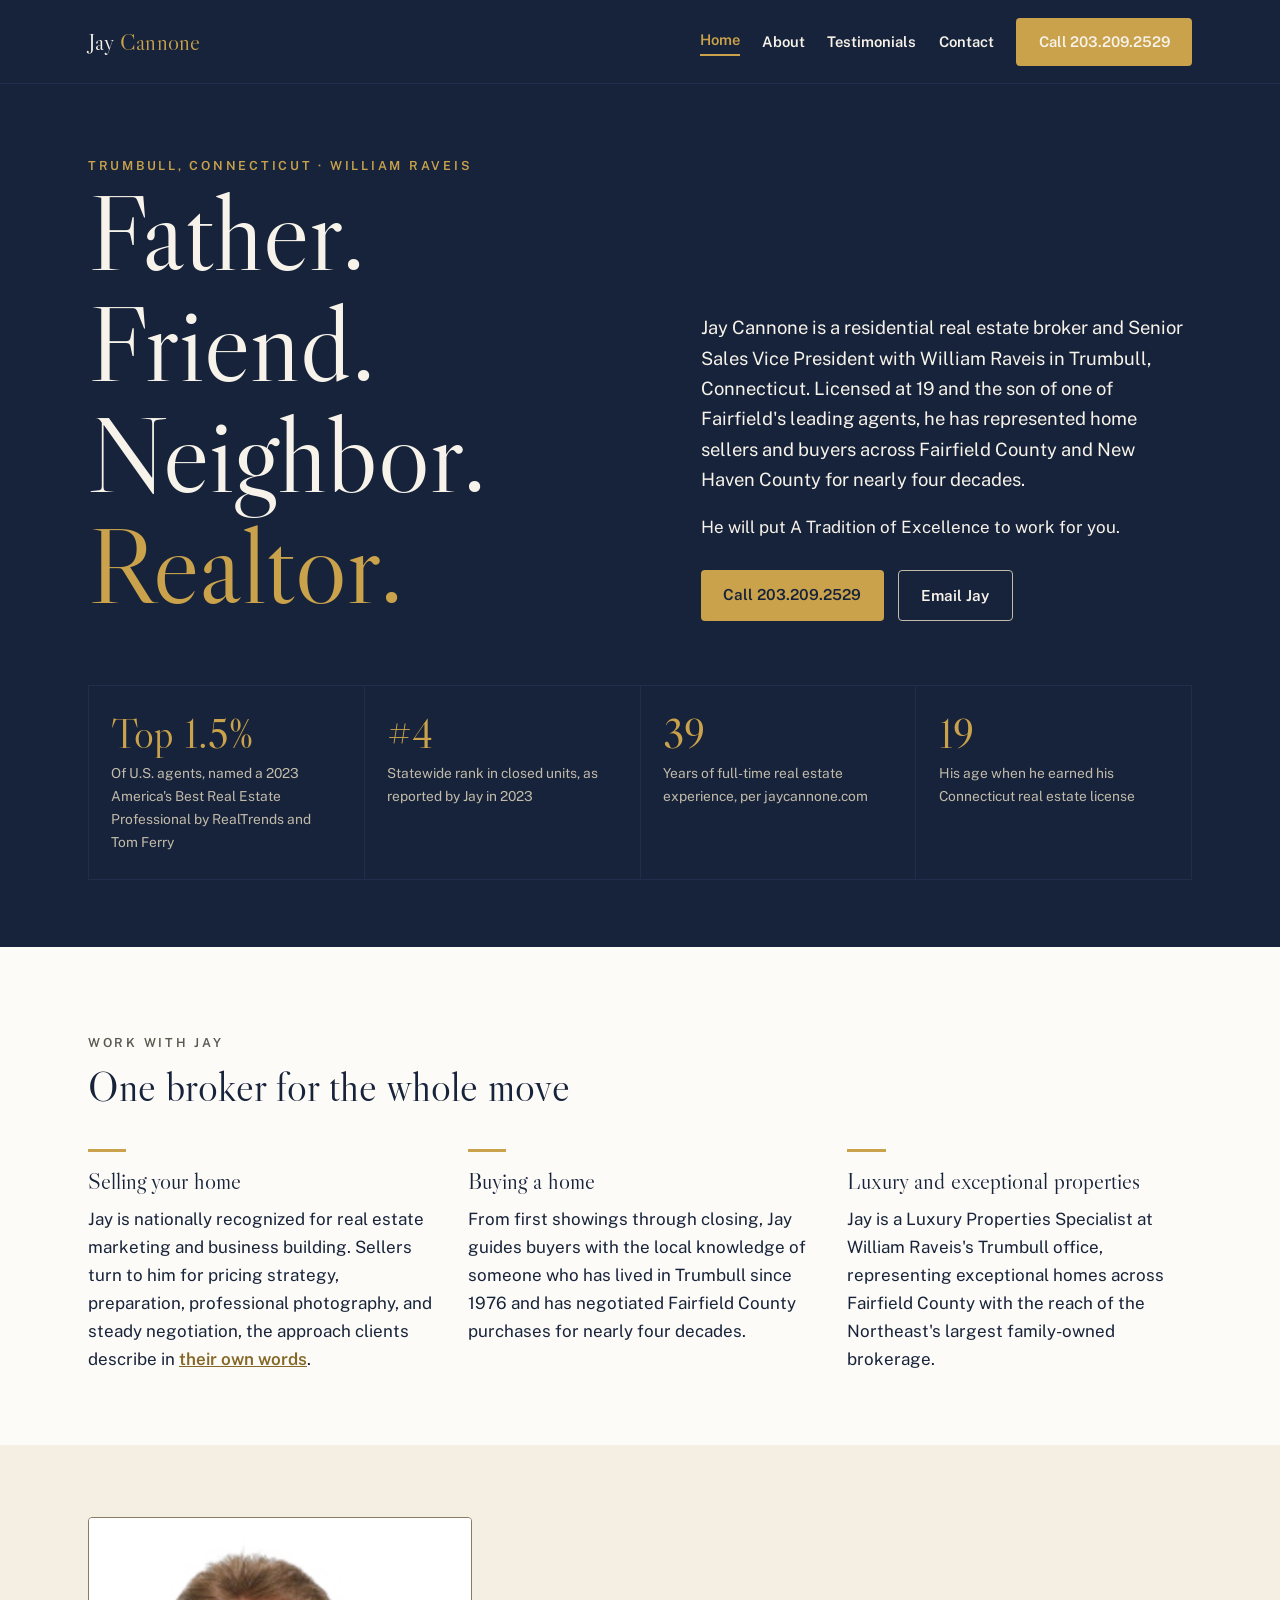
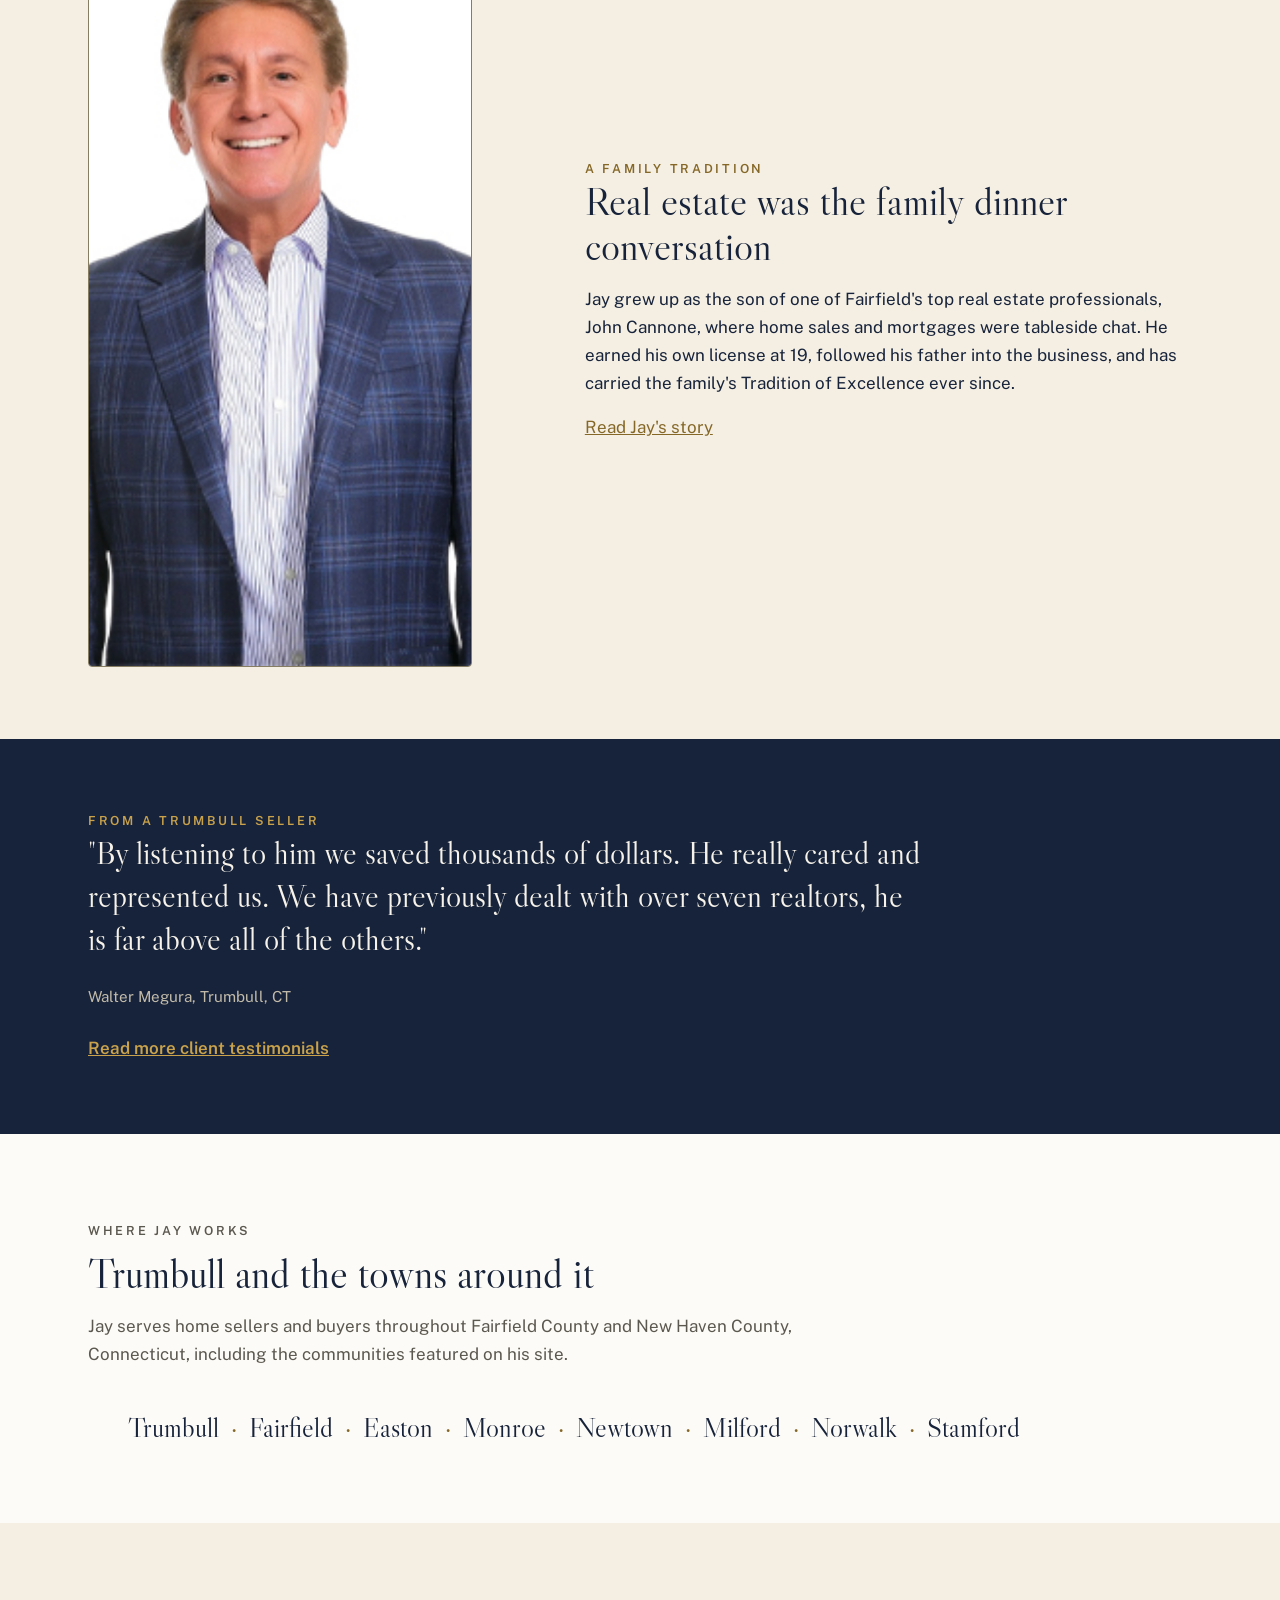
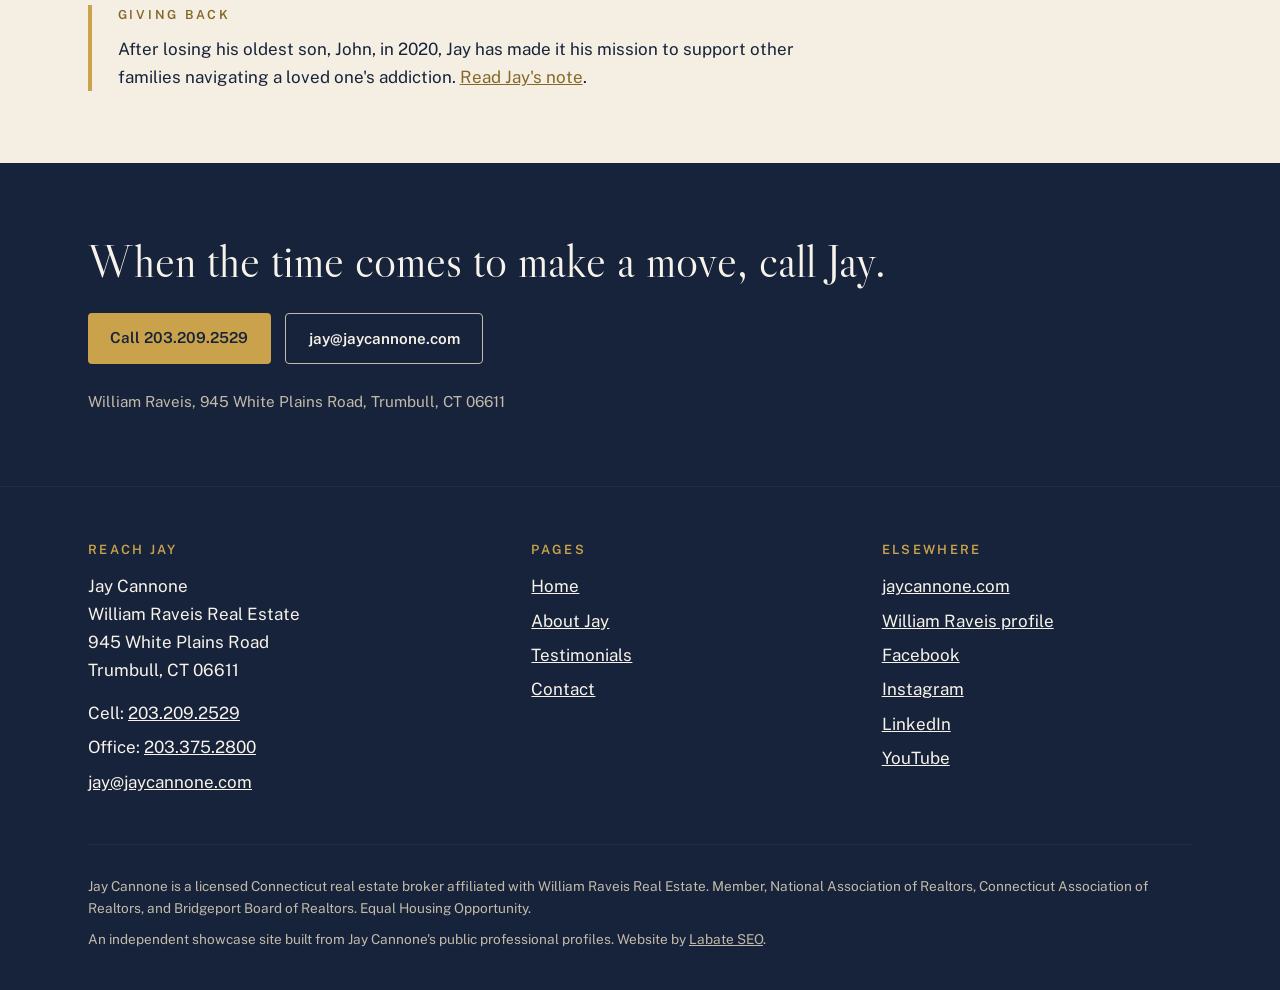
<file: index.html>
<!DOCTYPE html>
<html lang="en">
<head>
<meta charset="utf-8">
<meta name="viewport" content="width=device-width, initial-scale=1">
<title>Jay Cannone | Trumbull CT Real Estate Broker, William Raveis</title>
<meta name="description" content="Jay Cannone is a residential broker and Senior Sales Vice President with William Raveis in Trumbull, CT, with nearly four decades in Fairfield County.">
<link rel="canonical" href="https://jakelabate.github.io/jay-cannone-real-estate/">
<meta property="og:type" content="profile">
<meta property="og:site_name" content="Jay Cannone">
<meta property="og:title" content="Jay Cannone | Trumbull CT Real Estate Broker, William Raveis">
<meta property="og:description" content="Father. Friend. Neighbor. Realtor. Nearly four decades of Fairfield County real estate.">
<meta property="og:url" content="https://jakelabate.github.io/jay-cannone-real-estate/">
<meta property="og:image" content="https://jakelabate.github.io/jay-cannone-real-estate/img/og/index.png">
<meta property="og:image:width" content="1200">
<meta property="og:image:height" content="630">
<meta property="og:image:alt" content="Jay Cannone, Trumbull CT real estate broker, on a gold card set in navy type">
<meta name="twitter:card" content="summary_large_image">
<meta name="twitter:image" content="https://jakelabate.github.io/jay-cannone-real-estate/img/og/index.png">
<link rel="icon" href="favicon.ico" sizes="48x48">
<link rel="apple-touch-icon" href="apple-touch-icon.png">
<link rel="stylesheet" href="fonts/fonts.css">
<link rel="preload" as="font" type="font/woff2" href="fonts/libre-caslon-display-latin-400-normal.woff2" crossorigin>
<link rel="preload" as="font" type="font/woff2" href="fonts/public-sans-latin-400-normal.woff2" crossorigin>
<script type="application/ld+json">
{
  "@context": "https://schema.org",
  "@graph": [
    {
      "@type": "WebSite",
      "@id": "https://jakelabate.github.io/jay-cannone-real-estate/#website",
      "url": "https://jakelabate.github.io/jay-cannone-real-estate/",
      "name": "Jay Cannone",
      "publisher": { "@id": "https://jakelabate.github.io/jay-cannone-real-estate/#agent" }
    },
    {
      "@type": "WebPage",
      "@id": "https://jakelabate.github.io/jay-cannone-real-estate/#webpage",
      "url": "https://jakelabate.github.io/jay-cannone-real-estate/",
      "name": "Jay Cannone | Trumbull CT Real Estate Broker, William Raveis",
      "isPartOf": { "@id": "https://jakelabate.github.io/jay-cannone-real-estate/#website" },
      "about": { "@id": "https://jakelabate.github.io/jay-cannone-real-estate/#agent" },
      "description": "Jay Cannone is a residential real estate broker and Senior Sales Vice President with William Raveis in Trumbull, CT, serving Fairfield County for nearly four decades."
    },
    {
      "@type": "RealEstateAgent",
      "@id": "https://jakelabate.github.io/jay-cannone-real-estate/#agent",
      "name": "Jay Cannone",
      "url": "https://jakelabate.github.io/jay-cannone-real-estate/",
      "image": "https://jakelabate.github.io/jay-cannone-real-estate/img/jay-cannone.jpg",
      "description": "Residential real estate broker and Senior Sales Vice President with William Raveis in Trumbull, Connecticut, serving buyers and sellers across Fairfield County and New Haven County.",
      "slogan": "A Tradition of Excellence",
      "telephone": "+1-203-209-2529",
      "email": "jay@jaycannone.com",
      "address": {
        "@type": "PostalAddress",
        "streetAddress": "945 White Plains Road",
        "addressLocality": "Trumbull",
        "addressRegion": "CT",
        "postalCode": "06611",
        "addressCountry": "US"
      },
      "areaServed": [
        { "@type": "Place", "name": "Trumbull, Connecticut" },
        { "@type": "Place", "name": "Fairfield County, Connecticut" },
        { "@type": "Place", "name": "New Haven County, Connecticut" }
      ],
      "parentOrganization": {
        "@type": "Organization",
        "name": "William Raveis Real Estate",
        "url": "https://www.raveis.com/"
      },
      "memberOf": [
        { "@type": "Organization", "name": "National Association of Realtors" },
        { "@type": "Organization", "name": "Connecticut Association of Realtors" },
        { "@type": "Organization", "name": "Bridgeport Board of Realtors" }
      ],
      "employee": { "@id": "https://jakelabate.github.io/jay-cannone-real-estate/#jay" },
      "sameAs": [
        "https://jaycannone.com/",
        "https://www.raveis.com/jaycannone",
        "https://www.facebook.com/jaycannonerealtor/",
        "https://twitter.com/jaycannone",
        "https://www.instagram.com/jaycannone_realestate/",
        "https://www.youtube.com/channel/UCfd1QoLWRb9Xt_VHyN_oEng",
        "https://www.pinterest.com/jaycannone/",
        "https://www.linkedin.com/in/jaycannone"
      ]
    },
    {
      "@type": "Person",
      "@id": "https://jakelabate.github.io/jay-cannone-real-estate/#jay",
      "name": "Jay Cannone",
      "jobTitle": "Senior Sales Vice President",
      "worksFor": { "@type": "Organization", "name": "William Raveis Real Estate", "url": "https://www.raveis.com/" },
      "alumniOf": [
        { "@type": "EducationalOrganization", "name": "Fairfield College Preparatory School" },
        { "@type": "EducationalOrganization", "name": "Trumbull High School" },
        { "@type": "EducationalOrganization", "name": "Northeastern University" }
      ],
      "image": "https://jakelabate.github.io/jay-cannone-real-estate/img/jay-cannone.jpg",
      "sameAs": [
        "https://jaycannone.com/",
        "https://www.raveis.com/jaycannone",
        "https://www.linkedin.com/in/jaycannone"
      ]
    }
  ]
}
</script>
<style>
:root{
  --ink:#17233A; --paper:#FDFBF7; --cream:#F5EFE3; --muted:#5B584F; --line:#877D62;
  --navy-soft:#1F2E4D; --navy-ink:#F7F3EA; --navy-muted:#C2BBAA;
  --brand:#C9A24B; --brand-text:#856828;
  --serif:'Libre Caslon Display','Libre Caslon Display Fallback',Georgia,serif;
  --sans:'Public Sans','Public Sans Fallback',Arial,sans-serif;
}
*{box-sizing:border-box;margin:0}
html{scroll-behavior:smooth}
@media (prefers-reduced-motion:reduce){html{scroll-behavior:auto}}
body{font-family:var(--sans);font-size:1.0625rem;line-height:1.65;color:var(--ink);background:var(--paper)}
.wrap{max-width:72rem;margin:0 auto;padding:0 1.5rem}
a{color:var(--brand-text)}
a:focus-visible,button:focus-visible{outline:3px solid var(--ink);outline-offset:3px}
.on-dark a:focus-visible,.on-dark button:focus-visible{outline-color:var(--brand)}
h1,h2,h3{font-family:var(--serif);font-weight:400;line-height:1.12;color:var(--ink)}
.on-dark h1,.on-dark h2,.on-dark h3{color:var(--navy-ink)}
.eyebrow{font-family:var(--sans);font-size:.78rem;font-weight:600;letter-spacing:.22em;text-transform:uppercase;color:var(--brand-text)}
.on-dark .eyebrow{color:var(--brand)}
.site-head{background:var(--ink);border-bottom:1px solid var(--navy-soft)}
.site-head .wrap{display:flex;align-items:center;justify-content:space-between;gap:1rem;padding-top:1.1rem;padding-bottom:1.1rem;flex-wrap:wrap}
.wordmark{font-family:var(--serif);font-size:1.45rem;color:var(--navy-ink);text-decoration:none;letter-spacing:.01em}
.wordmark span{color:var(--brand)}
.site-nav{display:flex;align-items:center;gap:1.4rem;flex-wrap:wrap}
.site-nav a{font-size:.92rem;font-weight:600;color:var(--navy-ink);text-decoration:none}
.site-nav a[aria-current="page"]{color:var(--brand);border-bottom:2px solid var(--brand);padding-bottom:2px}
.btn{display:inline-block;font-family:var(--sans);font-weight:600;font-size:.95rem;text-decoration:none;padding:.75rem 1.4rem;border-radius:4px}
.btn-gold{background:var(--brand);color:var(--ink)}
.btn-ghost{color:var(--navy-ink);border:1px solid var(--navy-muted)}
.hero{background:var(--ink);color:var(--navy-ink);padding:4.5rem 0 4rem}
.hero-grid{display:grid;grid-template-columns:minmax(0,1.15fr) minmax(0,1fr);gap:3rem;align-items:end}
.hero-words{font-family:var(--serif);font-size:clamp(3.2rem,8.5vw,6.8rem);line-height:1.02;color:var(--navy-ink)}
.hero-words .last{color:var(--brand)}
.hero-side p{margin:1.1rem 0 0;color:var(--navy-ink)}
.hero-side .lede{font-size:1.15rem}
.hero-ctas{display:flex;gap:.9rem;flex-wrap:wrap;margin-top:1.8rem}
.stats{background:var(--ink);color:var(--navy-ink);padding:0 0 4.2rem}
.stat-grid{display:grid;grid-template-columns:repeat(4,1fr);gap:1px;background:var(--navy-soft);border:1px solid var(--navy-soft)}
.stat{background:var(--ink);padding:1.6rem 1.4rem}
.stat b{display:block;font-family:var(--serif);font-weight:400;font-size:2.6rem;line-height:1.05;color:var(--brand)}
.stat span{display:block;margin-top:.45rem;font-size:.86rem;color:var(--navy-muted)}
section.band{padding:4.5rem 0}
.band-cream{background:var(--cream)}
.band-navy{background:var(--ink);color:var(--navy-ink)}
.section-head{max-width:44rem;margin-bottom:2.4rem}
.section-head h2{font-size:clamp(1.9rem,3.6vw,2.6rem);margin-top:.6rem}
.section-head p{margin-top:.9rem;color:var(--muted)}
.band-navy .section-head p{color:var(--navy-muted)}
.cols-3{display:grid;grid-template-columns:repeat(3,1fr);gap:2.2rem}
.svc h3{font-size:1.45rem}
.svc p{margin-top:.7rem}
.svc a{font-weight:600}
.svc .rule{width:2.4rem;height:3px;background:var(--brand);margin-bottom:1rem}
.trad{display:grid;grid-template-columns:minmax(0,.85fr) minmax(0,1.15fr);gap:3rem;align-items:center}
.portrait{width:100%;max-width:24rem;aspect-ratio:4/5;object-fit:cover;border:1px solid var(--line);border-radius:4px;display:block}
.trad h2{font-size:clamp(1.9rem,3.4vw,2.5rem)}
.trad p{margin-top:1rem}
.quote-band blockquote{max-width:52rem}
.quote-band blockquote p{font-family:var(--serif);font-size:clamp(1.4rem,2.8vw,2rem);line-height:1.35;color:var(--navy-ink)}
.quote-band footer{margin-top:1.4rem;color:var(--navy-muted);font-size:.95rem}
.quote-band .more{margin-top:1.6rem}
.quote-band .more a{color:var(--brand);font-weight:600}
.places{display:flex;flex-wrap:wrap;gap:.6rem 0;font-family:var(--serif);font-size:clamp(1.25rem,2.4vw,1.7rem);color:var(--ink)}
.places li{list-style:none}
.places li:not(:last-child)::after{content:"\00B7";color:var(--brand-text);margin:0 .75rem}
.giving{border-left:4px solid var(--brand);padding-left:1.6rem;max-width:46rem}
.giving p{margin-top:.6rem}
.cta-band{text-align:left}
.cta-band h2{font-size:clamp(2rem,4vw,2.9rem)}
.cta-band .hero-ctas{margin-top:1.6rem}
.cta-band .addr{margin-top:1.6rem;color:var(--navy-muted);font-size:.95rem}
.site-foot{background:var(--ink);color:var(--navy-ink);padding:3.5rem 0 2.5rem;border-top:1px solid var(--navy-soft)}
.foot-grid{display:grid;grid-template-columns:1.3fr 1fr 1fr;gap:2.5rem}
.site-foot h3{font-family:var(--sans);font-size:.8rem;font-weight:600;letter-spacing:.18em;text-transform:uppercase;color:var(--brand)}
.site-foot ul{list-style:none;padding:0;margin:.9rem 0 0}
.site-foot li{margin:.4rem 0}
.site-foot a{color:var(--navy-ink)}
.site-foot p{margin:.9rem 0 0}
.foot-legal{margin-top:2.6rem;padding-top:1.4rem;border-top:1px solid var(--navy-soft);font-size:.85rem;color:var(--navy-muted)}
.foot-legal p{margin:.5rem 0 0}
.foot-legal a{color:var(--navy-muted)}
@media (max-width:56rem){
  .hero-grid,.trad{grid-template-columns:1fr}
  .stat-grid{grid-template-columns:repeat(2,1fr)}
  .cols-3{grid-template-columns:1fr}
  .foot-grid{grid-template-columns:1fr}
  .hero{padding:3.2rem 0 3rem}
}
</style>
</head>
<body>
<header class="site-head on-dark">
  <div class="wrap">
    <a class="wordmark" href="index.html">Jay <span>Cannone</span></a>
    <nav class="site-nav" aria-label="Main">
      <a href="index.html" aria-current="page">Home</a>
      <a href="about.html">About</a>
      <a href="testimonials.html">Testimonials</a>
      <a href="contact.html">Contact</a>
      <a class="btn btn-gold" href="tel:+12032092529">Call 203.209.2529</a>
    </nav>
  </div>
</header>
<main>
  <section class="hero on-dark">
    <div class="wrap">
      <p class="eyebrow">Trumbull, Connecticut &middot; William Raveis</p>
      <div class="hero-grid">
        <h1 class="hero-words">Father.<br>Friend.<br>Neighbor.<br><span class="last">Realtor.</span></h1>
        <div class="hero-side">
          <p class="lede">Jay Cannone is a residential real estate broker and Senior Sales Vice President with William Raveis in Trumbull, Connecticut. Licensed at 19 and the son of one of Fairfield's leading agents, he has represented home sellers and buyers across Fairfield County and New Haven County for nearly four decades.</p>
          <p>He will put A Tradition of Excellence to work for you.</p>
          <div class="hero-ctas">
            <a class="btn btn-gold" href="tel:+12032092529">Call 203.209.2529</a>
            <a class="btn btn-ghost" href="mailto:jay@jaycannone.com">Email Jay</a>
          </div>
        </div>
      </div>
    </div>
  </section>
  <section class="stats on-dark" aria-label="Track record">
    <div class="wrap">
      <div class="stat-grid">
        <div class="stat"><b>Top 1.5%</b><span>Of U.S. agents, named a 2023 America's Best Real Estate Professional by RealTrends and Tom Ferry</span></div>
        <div class="stat"><b>#4</b><span>Statewide rank in closed units, as reported by Jay in 2023</span></div>
        <div class="stat"><b>39</b><span>Years of full-time real estate experience, per jaycannone.com</span></div>
        <div class="stat"><b>19</b><span>His age when he earned his Connecticut real estate license</span></div>
      </div>
    </div>
  </section>
  <section class="band" aria-labelledby="work-h">
    <div class="wrap">
      <div class="section-head">
        <p class="eyebrow">Work with Jay</p>
        <h2 id="work-h">One broker for the whole move</h2>
      </div>
      <div class="cols-3">
        <div class="svc">
          <div class="rule"></div>
          <h3>Selling your home</h3>
          <p>Jay is nationally recognized for real estate marketing and business building. Sellers turn to him for pricing strategy, preparation, professional photography, and steady negotiation, the approach clients describe in <a href="testimonials.html">their own words</a>.</p>
        </div>
        <div class="svc">
          <div class="rule"></div>
          <h3>Buying a home</h3>
          <p>From first showings through closing, Jay guides buyers with the local knowledge of someone who has lived in Trumbull since 1976 and has negotiated Fairfield County purchases for nearly four decades.</p>
        </div>
        <div class="svc">
          <div class="rule"></div>
          <h3>Luxury and exceptional properties</h3>
          <p>Jay is a Luxury Properties Specialist at William Raveis's Trumbull office, representing exceptional homes across Fairfield County with the reach of the Northeast's largest family-owned brokerage.</p>
        </div>
      </div>
    </div>
  </section>
  <section class="band band-cream" aria-labelledby="trad-h">
    <div class="wrap trad">
      <img class="portrait" src="img/jay-cannone.jpg" alt="Jay Cannone, residential real estate broker in Trumbull, Connecticut" width="600" height="750" loading="lazy">
      <div>
        <p class="eyebrow">A family tradition</p>
        <h2 id="trad-h">Real estate was the family dinner conversation</h2>
        <p>Jay grew up as the son of one of Fairfield's top real estate professionals, John Cannone, where home sales and mortgages were tableside chat. He earned his own license at 19, followed his father into the business, and has carried the family's Tradition of Excellence ever since.</p>
        <p><a href="about.html">Read Jay's story</a></p>
      </div>
    </div>
  </section>
  <section class="band band-navy quote-band on-dark" aria-labelledby="quote-h">
    <div class="wrap">
      <p class="eyebrow" id="quote-h">From a Trumbull seller</p>
      <blockquote>
        <p>"By listening to him we saved thousands of dollars. He really cared and represented us. We have previously dealt with over seven realtors, he is far above all of the others."</p>
        <footer>Walter Megura, Trumbull, CT</footer>
      </blockquote>
      <p class="more"><a href="testimonials.html">Read more client testimonials</a></p>
    </div>
  </section>
  <section class="band" aria-labelledby="places-h">
    <div class="wrap">
      <div class="section-head">
        <p class="eyebrow">Where Jay works</p>
        <h2 id="places-h">Trumbull and the towns around it</h2>
        <p>Jay serves home sellers and buyers throughout Fairfield County and New Haven County, Connecticut, including the communities featured on his site.</p>
      </div>
      <ul class="places">
        <li>Trumbull</li><li>Fairfield</li><li>Easton</li><li>Monroe</li><li>Newtown</li><li>Milford</li><li>Norwalk</li><li>Stamford</li>
      </ul>
    </div>
  </section>
  <section class="band band-cream" aria-labelledby="giving-h">
    <div class="wrap">
      <div class="giving">
        <p class="eyebrow" id="giving-h">Giving back</p>
        <p>After losing his oldest son, John, in 2020, Jay has made it his mission to support other families navigating a loved one's addiction. <a href="about.html#giving-back">Read Jay's note</a>.</p>
      </div>
    </div>
  </section>
  <section class="band band-navy cta-band on-dark" aria-labelledby="cta-h">
    <div class="wrap">
      <h2 id="cta-h">When the time comes to make a move, call Jay.</h2>
      <div class="hero-ctas">
        <a class="btn btn-gold" href="tel:+12032092529">Call 203.209.2529</a>
        <a class="btn btn-ghost" href="mailto:jay@jaycannone.com">jay@jaycannone.com</a>
      </div>
      <p class="addr">William Raveis, 945 White Plains Road, Trumbull, CT 06611</p>
    </div>
  </section>
</main>
<footer class="site-foot on-dark">
  <div class="wrap">
    <div class="foot-grid">
      <div>
        <h3>Reach Jay</h3>
        <p>Jay Cannone<br>William Raveis Real Estate<br>945 White Plains Road<br>Trumbull, CT 06611</p>
        <ul>
          <li>Cell: <a href="tel:+12032092529">203.209.2529</a></li>
          <li>Office: <a href="tel:+12033752800">203.375.2800</a></li>
          <li><a href="mailto:jay@jaycannone.com">jay@jaycannone.com</a></li>
        </ul>
      </div>
      <div>
        <h3>Pages</h3>
        <ul>
          <li><a href="index.html">Home</a></li>
          <li><a href="about.html">About Jay</a></li>
          <li><a href="testimonials.html">Testimonials</a></li>
          <li><a href="contact.html">Contact</a></li>
        </ul>
      </div>
      <div>
        <h3>Elsewhere</h3>
        <ul>
          <li><a href="https://jaycannone.com/">jaycannone.com</a></li>
          <li><a href="https://www.raveis.com/jaycannone">William Raveis profile</a></li>
          <li><a href="https://www.facebook.com/jaycannonerealtor/">Facebook</a></li>
          <li><a href="https://www.instagram.com/jaycannone_realestate/">Instagram</a></li>
          <li><a href="https://www.linkedin.com/in/jaycannone">LinkedIn</a></li>
          <li><a href="https://www.youtube.com/channel/UCfd1QoLWRb9Xt_VHyN_oEng">YouTube</a></li>
        </ul>
      </div>
    </div>
    <div class="foot-legal">
      <p>Jay Cannone is a licensed Connecticut real estate broker affiliated with William Raveis Real Estate. Member, National Association of Realtors, Connecticut Association of Realtors, and Bridgeport Board of Realtors. Equal Housing Opportunity.</p>
      <p>An independent showcase site built from Jay Cannone's public professional profiles. Website by <a href="https://jakelabate.com">Labate SEO</a>.</p>
    </div>
  </div>
</footer>
</body>
</html>
</file>
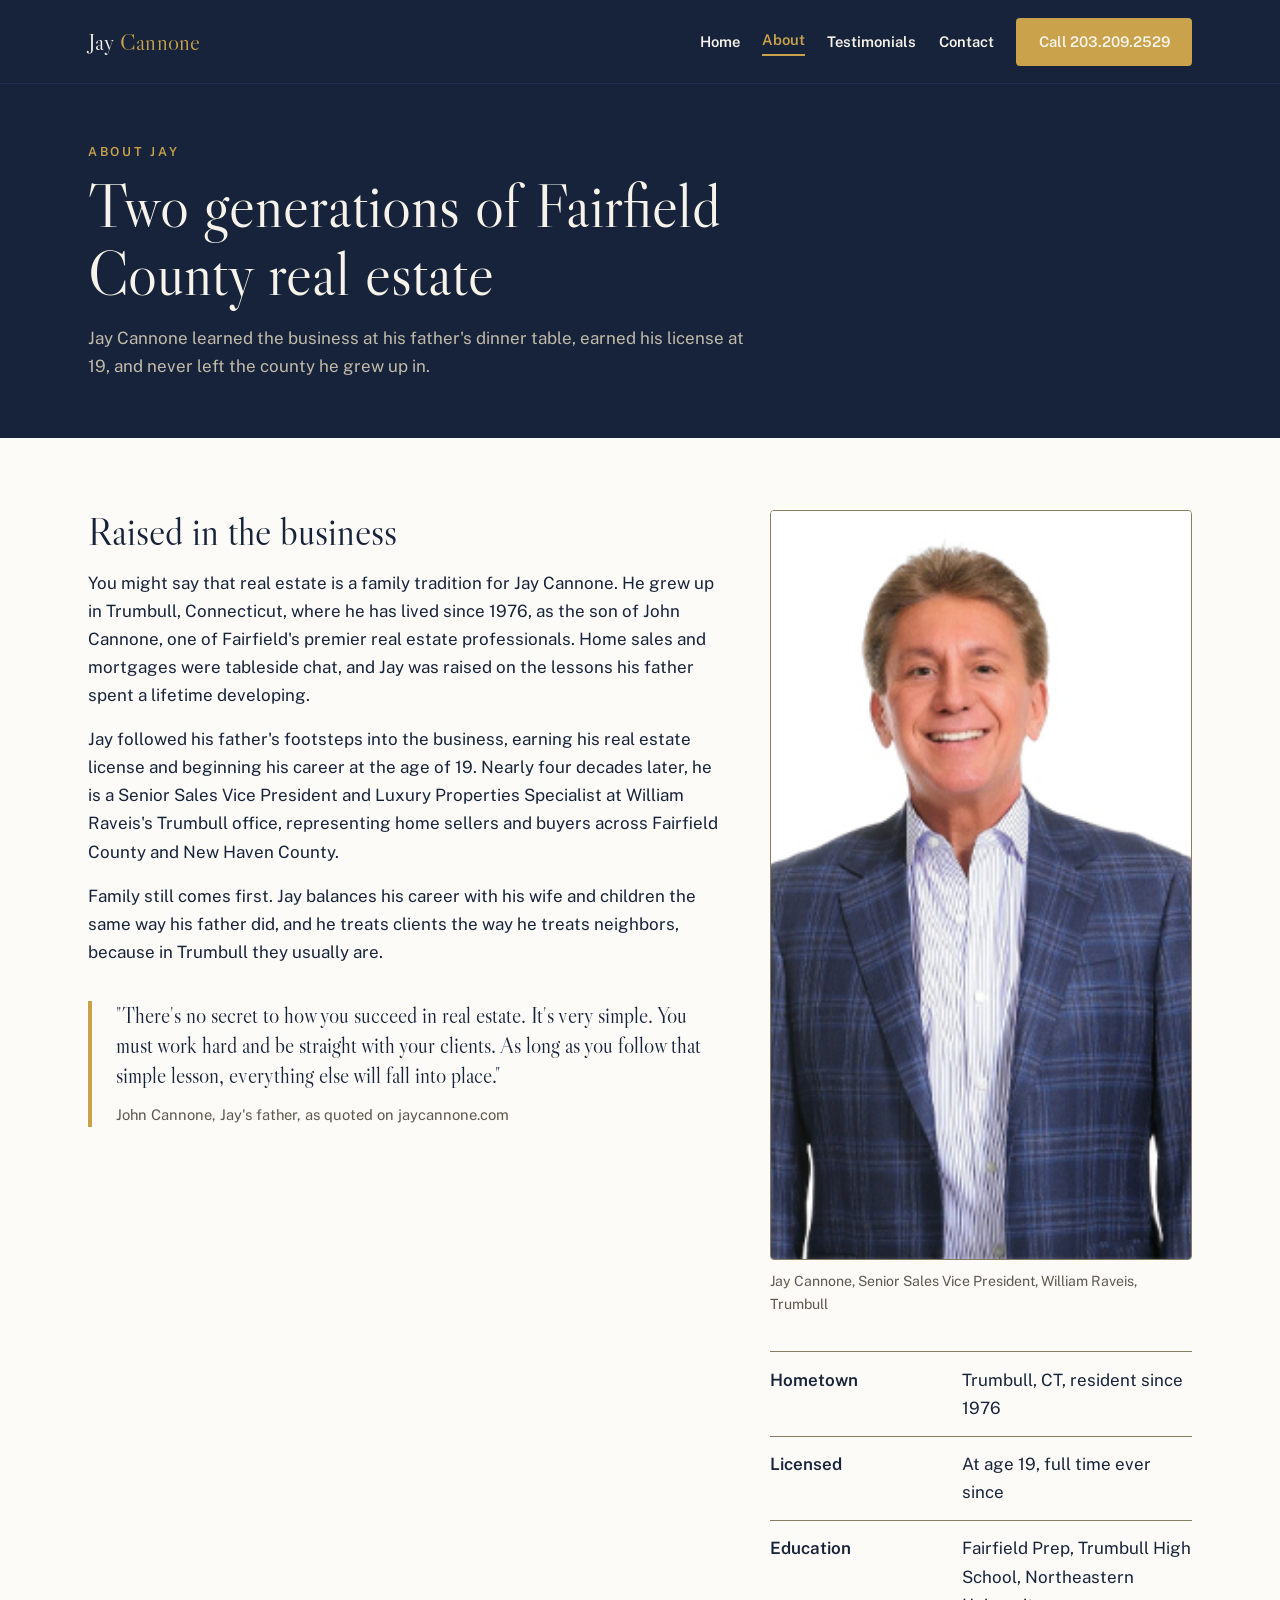
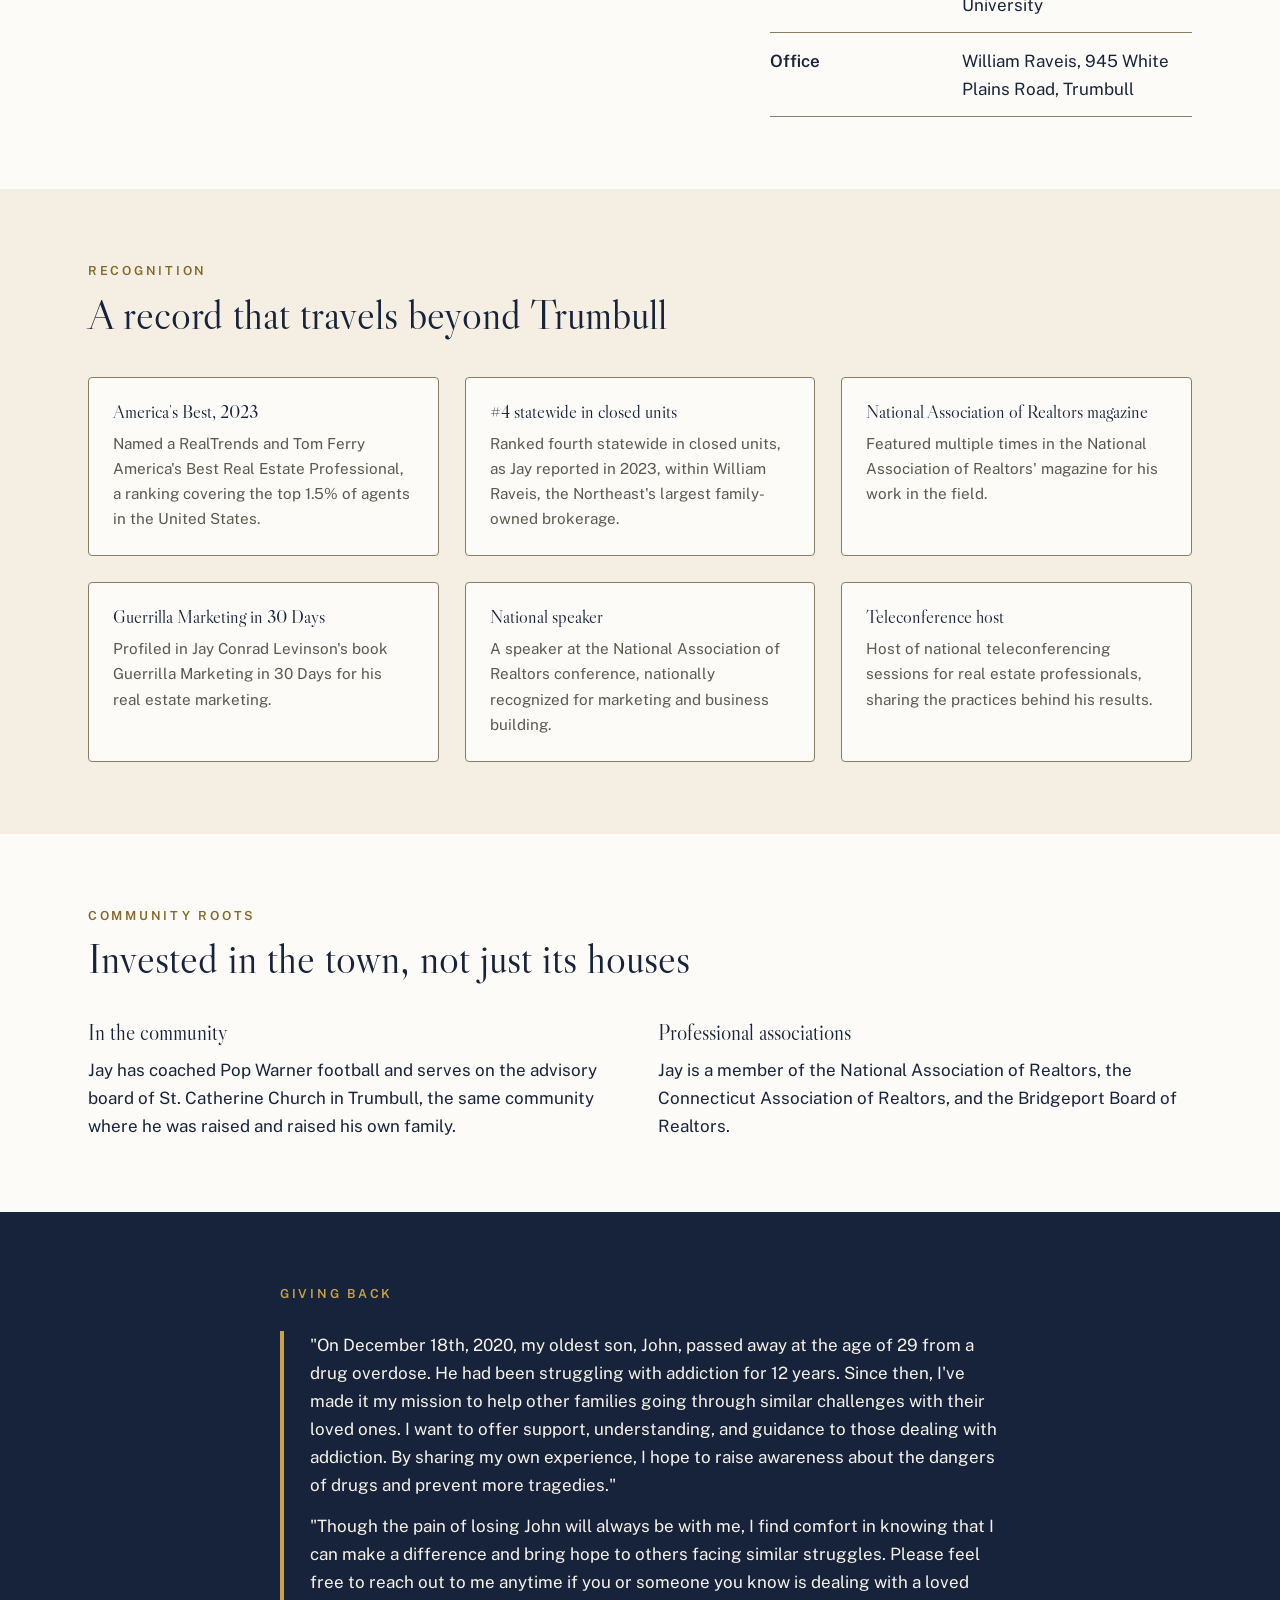
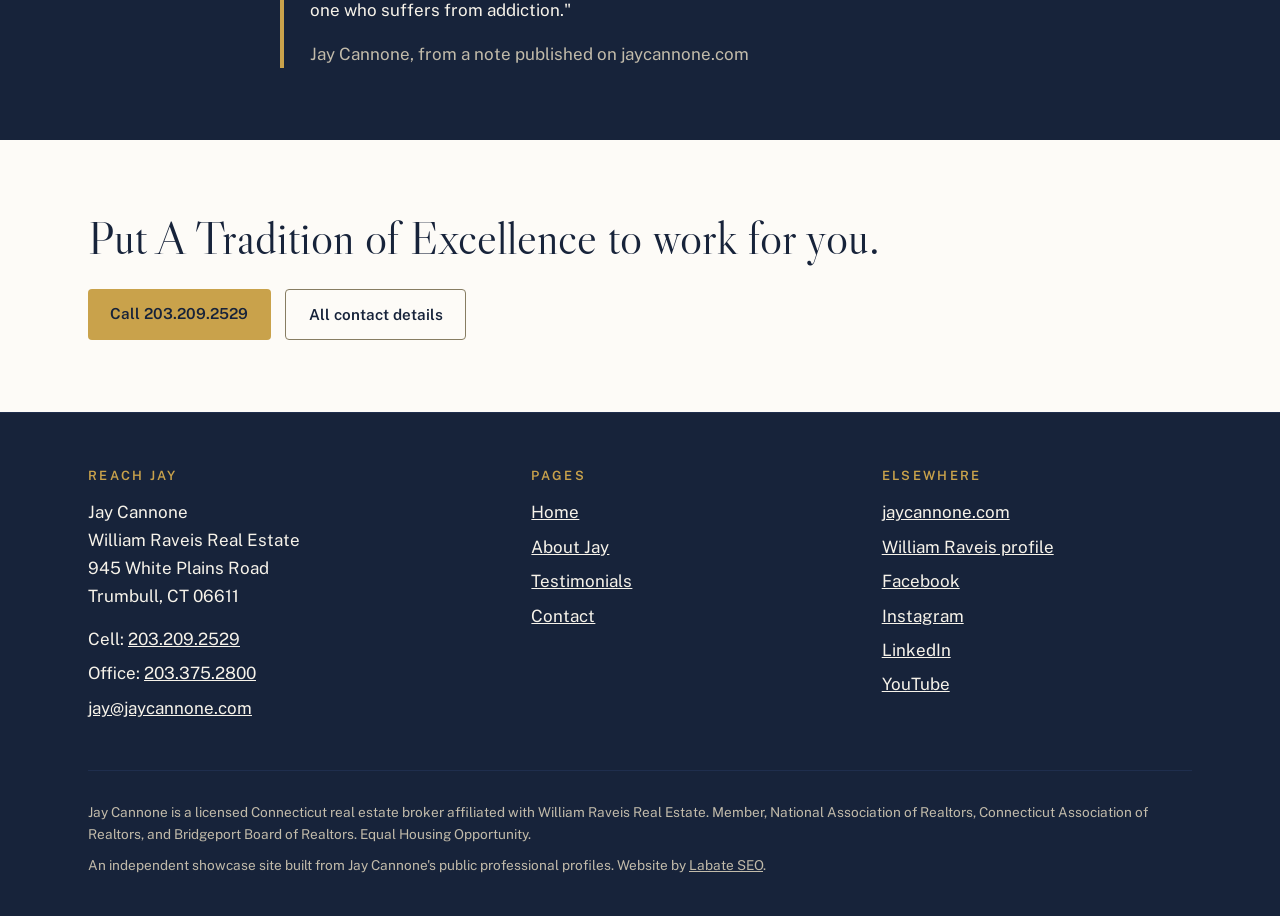
<file: about.html>
<!DOCTYPE html>
<html lang="en">
<head>
<meta charset="utf-8">
<meta name="viewport" content="width=device-width, initial-scale=1">
<title>About Jay Cannone | A Fairfield County Real Estate Tradition</title>
<meta name="description" content="The son of one of Fairfield's leading agents, Jay Cannone was licensed at 19 and has sold Fairfield County real estate full time ever since.">
<link rel="canonical" href="https://jakelabate.github.io/jay-cannone-real-estate/about.html">
<meta property="og:type" content="website">
<meta property="og:site_name" content="Jay Cannone">
<meta property="og:title" content="About Jay Cannone | A Fairfield County Real Estate Tradition">
<meta property="og:description" content="Licensed at 19. Trumbull since 1976. The family story behind A Tradition of Excellence.">
<meta property="og:url" content="https://jakelabate.github.io/jay-cannone-real-estate/about.html">
<meta property="og:image" content="https://jakelabate.github.io/jay-cannone-real-estate/img/og/about.png">
<meta property="og:image:width" content="1200">
<meta property="og:image:height" content="630">
<meta property="og:image:alt" content="About Jay Cannone, a Fairfield County real estate tradition, on a gold card set in navy type">
<meta name="twitter:card" content="summary_large_image">
<meta name="twitter:image" content="https://jakelabate.github.io/jay-cannone-real-estate/img/og/about.png">
<link rel="icon" href="favicon.ico" sizes="48x48">
<link rel="apple-touch-icon" href="apple-touch-icon.png">
<link rel="stylesheet" href="fonts/fonts.css">
<link rel="preload" as="font" type="font/woff2" href="fonts/libre-caslon-display-latin-400-normal.woff2" crossorigin>
<link rel="preload" as="font" type="font/woff2" href="fonts/public-sans-latin-400-normal.woff2" crossorigin>
<script type="application/ld+json">
{
  "@context": "https://schema.org",
  "@graph": [
    {
      "@type": "WebPage",
      "@id": "https://jakelabate.github.io/jay-cannone-real-estate/about.html#webpage",
      "url": "https://jakelabate.github.io/jay-cannone-real-estate/about.html",
      "name": "About Jay Cannone | A Fairfield County Real Estate Tradition",
      "isPartOf": { "@id": "https://jakelabate.github.io/jay-cannone-real-estate/#website" },
      "about": { "@id": "https://jakelabate.github.io/jay-cannone-real-estate/#jay" },
      "description": "The son of one of Fairfield's leading agents, Jay Cannone was licensed at 19 and has sold Fairfield County real estate full time ever since."
    },
    {
      "@type": "BreadcrumbList",
      "@id": "https://jakelabate.github.io/jay-cannone-real-estate/about.html#breadcrumbs",
      "itemListElement": [
        { "@type": "ListItem", "position": 1, "name": "Home", "item": "https://jakelabate.github.io/jay-cannone-real-estate/" },
        { "@type": "ListItem", "position": 2, "name": "About Jay", "item": "https://jakelabate.github.io/jay-cannone-real-estate/about.html" }
      ]
    },
    {
      "@type": "Person",
      "@id": "https://jakelabate.github.io/jay-cannone-real-estate/#jay",
      "name": "Jay Cannone",
      "jobTitle": "Senior Sales Vice President",
      "worksFor": { "@type": "Organization", "name": "William Raveis Real Estate", "url": "https://www.raveis.com/" },
      "alumniOf": [
        { "@type": "EducationalOrganization", "name": "Fairfield College Preparatory School" },
        { "@type": "EducationalOrganization", "name": "Trumbull High School" },
        { "@type": "EducationalOrganization", "name": "Northeastern University" }
      ],
      "image": "https://jakelabate.github.io/jay-cannone-real-estate/img/jay-cannone.jpg",
      "sameAs": [
        "https://jaycannone.com/",
        "https://www.raveis.com/jaycannone",
        "https://www.linkedin.com/in/jaycannone"
      ]
    }
  ]
}
</script>
<style>
:root{
  --ink:#17233A; --paper:#FDFBF7; --cream:#F5EFE3; --muted:#5B584F; --line:#877D62;
  --navy-soft:#1F2E4D; --navy-ink:#F7F3EA; --navy-muted:#C2BBAA;
  --brand:#C9A24B; --brand-text:#856828;
  --serif:'Libre Caslon Display','Libre Caslon Display Fallback',Georgia,serif;
  --sans:'Public Sans','Public Sans Fallback',Arial,sans-serif;
}
*{box-sizing:border-box;margin:0}
html{scroll-behavior:smooth}
@media (prefers-reduced-motion:reduce){html{scroll-behavior:auto}}
body{font-family:var(--sans);font-size:1.0625rem;line-height:1.65;color:var(--ink);background:var(--paper)}
.wrap{max-width:72rem;margin:0 auto;padding:0 1.5rem}
a{color:var(--brand-text)}
a:focus-visible,button:focus-visible{outline:3px solid var(--ink);outline-offset:3px}
.on-dark a:focus-visible,.on-dark button:focus-visible{outline-color:var(--brand)}
h1,h2,h3{font-family:var(--serif);font-weight:400;line-height:1.12;color:var(--ink)}
.on-dark h1,.on-dark h2,.on-dark h3{color:var(--navy-ink)}
.eyebrow{font-family:var(--sans);font-size:.78rem;font-weight:600;letter-spacing:.22em;text-transform:uppercase;color:var(--brand-text)}
.on-dark .eyebrow{color:var(--brand)}
.site-head{background:var(--ink);border-bottom:1px solid var(--navy-soft)}
.site-head .wrap{display:flex;align-items:center;justify-content:space-between;gap:1rem;padding-top:1.1rem;padding-bottom:1.1rem;flex-wrap:wrap}
.wordmark{font-family:var(--serif);font-size:1.45rem;color:var(--navy-ink);text-decoration:none;letter-spacing:.01em}
.wordmark span{color:var(--brand)}
.site-nav{display:flex;align-items:center;gap:1.4rem;flex-wrap:wrap}
.site-nav a{font-size:.92rem;font-weight:600;color:var(--navy-ink);text-decoration:none}
.site-nav a[aria-current="page"]{color:var(--brand);border-bottom:2px solid var(--brand);padding-bottom:2px}
.btn{display:inline-block;font-family:var(--sans);font-weight:600;font-size:.95rem;text-decoration:none;padding:.75rem 1.4rem;border-radius:4px}
.btn-gold{background:var(--brand);color:var(--ink)}
.btn-ghost{color:var(--navy-ink);border:1px solid var(--navy-muted)}
.page-hero{background:var(--ink);color:var(--navy-ink);padding:3.6rem 0}
.page-hero h1{font-size:clamp(2.3rem,5.5vw,3.8rem);max-width:46rem;margin-top:.6rem}
.page-hero .deck{margin-top:1rem;max-width:42rem;color:var(--navy-muted)}
section.band{padding:4.5rem 0}
.band-cream{background:var(--cream)}
.band-navy{background:var(--ink);color:var(--navy-ink)}
.story{display:grid;grid-template-columns:minmax(0,1.2fr) minmax(0,.8fr);gap:3rem;align-items:start}
.story h2{font-size:clamp(1.8rem,3.2vw,2.4rem)}
.story p{margin-top:1rem}
.portrait{width:100%;aspect-ratio:4/5;object-fit:cover;border:1px solid var(--line);border-radius:4px;display:block}
figcaption{margin-top:.6rem;font-size:.88rem;color:var(--muted)}
.father-quote{margin:2.2rem 0 0;border-left:4px solid var(--brand);padding-left:1.5rem}
.father-quote p{font-family:var(--serif);font-size:1.35rem;line-height:1.4;color:var(--ink);margin:0}
.father-quote footer{margin-top:.7rem;font-size:.92rem;color:var(--muted)}
.facts{margin:2.2rem 0 0;padding:0;list-style:none;border-top:1px solid var(--line)}
.facts li{display:grid;grid-template-columns:11rem 1fr;gap:1rem;padding:.85rem 0;border-bottom:1px solid var(--line)}
.facts b{font-weight:600;color:var(--ink)}
.section-head{max-width:44rem;margin-bottom:2.4rem}
.section-head h2{font-size:clamp(1.9rem,3.6vw,2.6rem);margin-top:.6rem}
.recog{display:grid;grid-template-columns:repeat(3,1fr);gap:1.6rem}
.recog article{border:1px solid var(--line);border-radius:4px;padding:1.5rem;background:var(--paper)}
.recog h3{font-size:1.15rem}
.recog p{margin-top:.55rem;font-size:.95rem;color:var(--muted)}
.roots{display:grid;grid-template-columns:repeat(2,1fr);gap:2.2rem}
.roots h3{font-size:1.35rem}
.roots p{margin-top:.7rem}
.giving-full{max-width:48rem}
.giving-full blockquote{margin:1.6rem 0 0;border-left:4px solid var(--brand);padding-left:1.6rem}
.giving-full blockquote p{margin-top:.8rem;color:var(--navy-ink)}
.giving-full blockquote p:first-child{margin-top:0}
.giving-full footer{margin-top:1rem;color:var(--navy-muted)}
.cta-band h2{font-size:clamp(2rem,4vw,2.9rem)}
.btn-outline-navy{color:var(--ink);border:1px solid var(--line)}
.hero-ctas{display:flex;gap:.9rem;flex-wrap:wrap;margin-top:1.6rem}
.site-foot{background:var(--ink);color:var(--navy-ink);padding:3.5rem 0 2.5rem;border-top:1px solid var(--navy-soft)}
.foot-grid{display:grid;grid-template-columns:1.3fr 1fr 1fr;gap:2.5rem}
.site-foot h3{font-family:var(--sans);font-size:.8rem;font-weight:600;letter-spacing:.18em;text-transform:uppercase;color:var(--brand)}
.site-foot ul{list-style:none;padding:0;margin:.9rem 0 0}
.site-foot li{margin:.4rem 0}
.site-foot a{color:var(--navy-ink)}
.site-foot p{margin:.9rem 0 0}
.foot-legal{margin-top:2.6rem;padding-top:1.4rem;border-top:1px solid var(--navy-soft);font-size:.85rem;color:var(--navy-muted)}
.foot-legal p{margin:.5rem 0 0}
.foot-legal a{color:var(--navy-muted)}
@media (max-width:56rem){
  .story,.roots,.foot-grid{grid-template-columns:1fr}
  .recog{grid-template-columns:1fr}
  .facts li{grid-template-columns:1fr}
}
</style>
</head>
<body>
<header class="site-head on-dark">
  <div class="wrap">
    <a class="wordmark" href="index.html">Jay <span>Cannone</span></a>
    <nav class="site-nav" aria-label="Main">
      <a href="index.html">Home</a>
      <a href="about.html" aria-current="page">About</a>
      <a href="testimonials.html">Testimonials</a>
      <a href="contact.html">Contact</a>
      <a class="btn btn-gold" href="tel:+12032092529">Call 203.209.2529</a>
    </nav>
  </div>
</header>
<main>
  <section class="page-hero on-dark">
    <div class="wrap">
      <p class="eyebrow">About Jay</p>
      <h1>Two generations of Fairfield County real estate</h1>
      <p class="deck">Jay Cannone learned the business at his father's dinner table, earned his license at 19, and never left the county he grew up in.</p>
    </div>
  </section>
  <section class="band" aria-labelledby="story-h">
    <div class="wrap story">
      <div>
        <h2 id="story-h">Raised in the business</h2>
        <p>You might say that real estate is a family tradition for Jay Cannone. He grew up in Trumbull, Connecticut, where he has lived since 1976, as the son of John Cannone, one of Fairfield's premier real estate professionals. Home sales and mortgages were tableside chat, and Jay was raised on the lessons his father spent a lifetime developing.</p>
        <p>Jay followed his father's footsteps into the business, earning his real estate license and beginning his career at the age of 19. Nearly four decades later, he is a Senior Sales Vice President and Luxury Properties Specialist at William Raveis's Trumbull office, representing home sellers and buyers across Fairfield County and New Haven County.</p>
        <p>Family still comes first. Jay balances his career with his wife and children the same way his father did, and he treats clients the way he treats neighbors, because in Trumbull they usually are.</p>
        <blockquote class="father-quote">
          <p>"There's no secret to how you succeed in real estate. It's very simple. You must work hard and be straight with your clients. As long as you follow that simple lesson, everything else will fall into place."</p>
          <footer>John Cannone, Jay's father, as quoted on jaycannone.com</footer>
        </blockquote>
      </div>
      <figure>
        <img class="portrait" src="img/jay-cannone.jpg" alt="Jay Cannone, residential real estate broker in Trumbull, Connecticut" width="600" height="750" loading="lazy">
        <figcaption>Jay Cannone, Senior Sales Vice President, William Raveis, Trumbull</figcaption>
        <ul class="facts">
          <li><b>Hometown</b><span>Trumbull, CT, resident since 1976</span></li>
          <li><b>Licensed</b><span>At age 19, full time ever since</span></li>
          <li><b>Education</b><span>Fairfield Prep, Trumbull High School, Northeastern University</span></li>
          <li><b>Office</b><span>William Raveis, 945 White Plains Road, Trumbull</span></li>
        </ul>
      </figure>
    </div>
  </section>
  <section class="band band-cream" aria-labelledby="recog-h">
    <div class="wrap">
      <div class="section-head">
        <p class="eyebrow">Recognition</p>
        <h2 id="recog-h">A record that travels beyond Trumbull</h2>
      </div>
      <div class="recog">
        <article>
          <h3>America's Best, 2023</h3>
          <p>Named a RealTrends and Tom Ferry America's Best Real Estate Professional, a ranking covering the top 1.5% of agents in the United States.</p>
        </article>
        <article>
          <h3>#4 statewide in closed units</h3>
          <p>Ranked fourth statewide in closed units, as Jay reported in 2023, within William Raveis, the Northeast's largest family-owned brokerage.</p>
        </article>
        <article>
          <h3>National Association of Realtors magazine</h3>
          <p>Featured multiple times in the National Association of Realtors' magazine for his work in the field.</p>
        </article>
        <article>
          <h3>Guerrilla Marketing in 30 Days</h3>
          <p>Profiled in Jay Conrad Levinson's book Guerrilla Marketing in 30 Days for his real estate marketing.</p>
        </article>
        <article>
          <h3>National speaker</h3>
          <p>A speaker at the National Association of Realtors conference, nationally recognized for marketing and business building.</p>
        </article>
        <article>
          <h3>Teleconference host</h3>
          <p>Host of national teleconferencing sessions for real estate professionals, sharing the practices behind his results.</p>
        </article>
      </div>
    </div>
  </section>
  <section class="band" aria-labelledby="roots-h">
    <div class="wrap">
      <div class="section-head">
        <p class="eyebrow">Community roots</p>
        <h2 id="roots-h">Invested in the town, not just its houses</h2>
      </div>
      <div class="roots">
        <div>
          <h3>In the community</h3>
          <p>Jay has coached Pop Warner football and serves on the advisory board of St. Catherine Church in Trumbull, the same community where he was raised and raised his own family.</p>
        </div>
        <div>
          <h3>Professional associations</h3>
          <p>Jay is a member of the National Association of Realtors, the Connecticut Association of Realtors, and the Bridgeport Board of Realtors.</p>
        </div>
      </div>
    </div>
  </section>
  <section class="band band-navy on-dark" id="giving-back" aria-labelledby="giving-h">
    <div class="wrap giving-full">
      <p class="eyebrow" id="giving-h">Giving back</p>
      <blockquote>
        <p>"On December 18th, 2020, my oldest son, John, passed away at the age of 29 from a drug overdose. He had been struggling with addiction for 12 years. Since then, I've made it my mission to help other families going through similar challenges with their loved ones. I want to offer support, understanding, and guidance to those dealing with addiction. By sharing my own experience, I hope to raise awareness about the dangers of drugs and prevent more tragedies."</p>
        <p>"Though the pain of losing John will always be with me, I find comfort in knowing that I can make a difference and bring hope to others facing similar struggles. Please feel free to reach out to me anytime if you or someone you know is dealing with a loved one who suffers from addiction."</p>
        <footer>Jay Cannone, from a note published on jaycannone.com</footer>
      </blockquote>
    </div>
  </section>
  <section class="band cta-band" aria-labelledby="cta-h">
    <div class="wrap">
      <h2 id="cta-h">Put A Tradition of Excellence to work for you.</h2>
      <div class="hero-ctas">
        <a class="btn btn-gold" href="tel:+12032092529">Call 203.209.2529</a>
        <a class="btn btn-outline-navy" href="contact.html">All contact details</a>
      </div>
    </div>
  </section>
</main>
<footer class="site-foot on-dark">
  <div class="wrap">
    <div class="foot-grid">
      <div>
        <h3>Reach Jay</h3>
        <p>Jay Cannone<br>William Raveis Real Estate<br>945 White Plains Road<br>Trumbull, CT 06611</p>
        <ul>
          <li>Cell: <a href="tel:+12032092529">203.209.2529</a></li>
          <li>Office: <a href="tel:+12033752800">203.375.2800</a></li>
          <li><a href="mailto:jay@jaycannone.com">jay@jaycannone.com</a></li>
        </ul>
      </div>
      <div>
        <h3>Pages</h3>
        <ul>
          <li><a href="index.html">Home</a></li>
          <li><a href="about.html">About Jay</a></li>
          <li><a href="testimonials.html">Testimonials</a></li>
          <li><a href="contact.html">Contact</a></li>
        </ul>
      </div>
      <div>
        <h3>Elsewhere</h3>
        <ul>
          <li><a href="https://jaycannone.com/">jaycannone.com</a></li>
          <li><a href="https://www.raveis.com/jaycannone">William Raveis profile</a></li>
          <li><a href="https://www.facebook.com/jaycannonerealtor/">Facebook</a></li>
          <li><a href="https://www.instagram.com/jaycannone_realestate/">Instagram</a></li>
          <li><a href="https://www.linkedin.com/in/jaycannone">LinkedIn</a></li>
          <li><a href="https://www.youtube.com/channel/UCfd1QoLWRb9Xt_VHyN_oEng">YouTube</a></li>
        </ul>
      </div>
    </div>
    <div class="foot-legal">
      <p>Jay Cannone is a licensed Connecticut real estate broker affiliated with William Raveis Real Estate. Member, National Association of Realtors, Connecticut Association of Realtors, and Bridgeport Board of Realtors. Equal Housing Opportunity.</p>
      <p>An independent showcase site built from Jay Cannone's public professional profiles. Website by <a href="https://jakelabate.com">Labate SEO</a>.</p>
    </div>
  </div>
</footer>
</body>
</html>
</file>
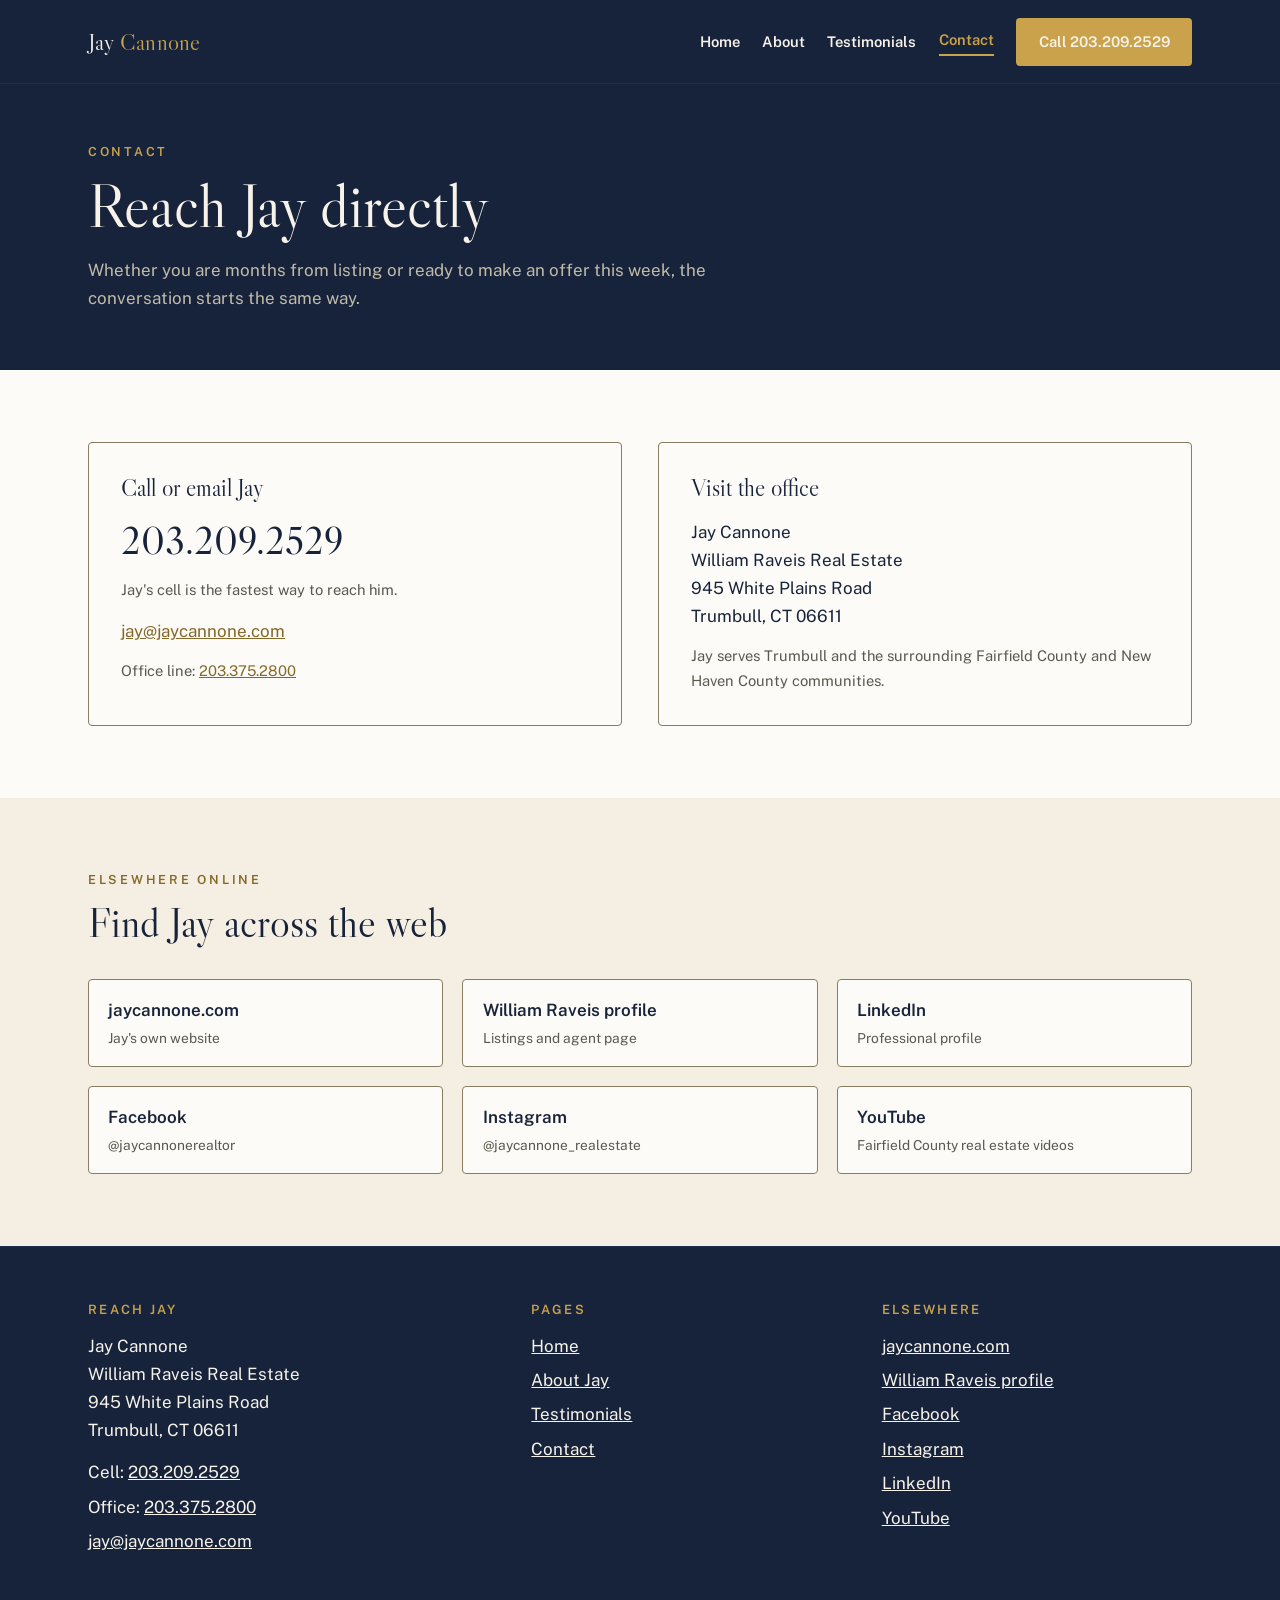
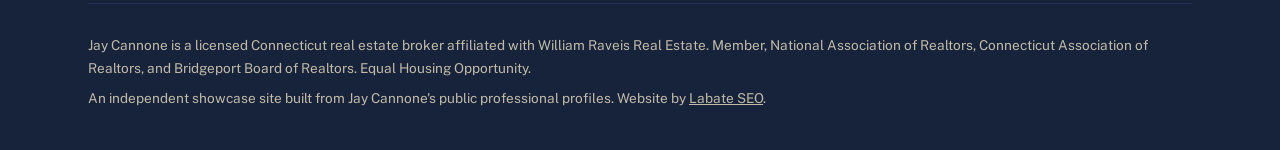
<file: contact.html>
<!DOCTYPE html>
<html lang="en">
<head>
<meta charset="utf-8">
<meta name="viewport" content="width=device-width, initial-scale=1">
<title>Contact Jay Cannone | Trumbull, CT Real Estate Broker</title>
<meta name="description" content="Reach Jay Cannone directly: cell 203.209.2529, email jay@jaycannone.com, or the William Raveis office at 945 White Plains Road, Trumbull, CT 06611.">
<link rel="canonical" href="https://jakelabate.github.io/jay-cannone-real-estate/contact.html">
<meta property="og:type" content="website">
<meta property="og:site_name" content="Jay Cannone">
<meta property="og:title" content="Contact Jay Cannone | Trumbull, CT Real Estate Broker">
<meta property="og:description" content="Cell, email, and office address. Every way to reach Jay Cannone.">
<meta property="og:url" content="https://jakelabate.github.io/jay-cannone-real-estate/contact.html">
<meta property="og:image" content="https://jakelabate.github.io/jay-cannone-real-estate/img/og/contact.png">
<meta property="og:image:width" content="1200">
<meta property="og:image:height" content="630">
<meta property="og:image:alt" content="Contact details for Jay Cannone on a gold card set in navy type">
<meta name="twitter:card" content="summary_large_image">
<meta name="twitter:image" content="https://jakelabate.github.io/jay-cannone-real-estate/img/og/contact.png">
<link rel="icon" href="favicon.ico" sizes="48x48">
<link rel="apple-touch-icon" href="apple-touch-icon.png">
<link rel="stylesheet" href="fonts/fonts.css">
<link rel="preload" as="font" type="font/woff2" href="fonts/libre-caslon-display-latin-400-normal.woff2" crossorigin>
<link rel="preload" as="font" type="font/woff2" href="fonts/public-sans-latin-400-normal.woff2" crossorigin>
<script type="application/ld+json">
{
  "@context": "https://schema.org",
  "@graph": [
    {
      "@type": "WebPage",
      "@id": "https://jakelabate.github.io/jay-cannone-real-estate/contact.html#webpage",
      "url": "https://jakelabate.github.io/jay-cannone-real-estate/contact.html",
      "name": "Contact Jay Cannone | Trumbull, CT Real Estate Broker",
      "isPartOf": { "@id": "https://jakelabate.github.io/jay-cannone-real-estate/#website" },
      "about": { "@id": "https://jakelabate.github.io/jay-cannone-real-estate/#agent" },
      "description": "Reach Jay Cannone directly by cell, email, or at the William Raveis office in Trumbull, CT."
    },
    {
      "@type": "BreadcrumbList",
      "@id": "https://jakelabate.github.io/jay-cannone-real-estate/contact.html#breadcrumbs",
      "itemListElement": [
        { "@type": "ListItem", "position": 1, "name": "Home", "item": "https://jakelabate.github.io/jay-cannone-real-estate/" },
        { "@type": "ListItem", "position": 2, "name": "Contact", "item": "https://jakelabate.github.io/jay-cannone-real-estate/contact.html" }
      ]
    }
  ]
}
</script>
<style>
:root{
  --ink:#17233A; --paper:#FDFBF7; --cream:#F5EFE3; --muted:#5B584F; --line:#877D62;
  --navy-soft:#1F2E4D; --navy-ink:#F7F3EA; --navy-muted:#C2BBAA;
  --brand:#C9A24B; --brand-text:#856828;
  --serif:'Libre Caslon Display','Libre Caslon Display Fallback',Georgia,serif;
  --sans:'Public Sans','Public Sans Fallback',Arial,sans-serif;
}
*{box-sizing:border-box;margin:0}
html{scroll-behavior:smooth}
@media (prefers-reduced-motion:reduce){html{scroll-behavior:auto}}
body{font-family:var(--sans);font-size:1.0625rem;line-height:1.65;color:var(--ink);background:var(--paper)}
.wrap{max-width:72rem;margin:0 auto;padding:0 1.5rem}
a{color:var(--brand-text)}
a:focus-visible,button:focus-visible{outline:3px solid var(--ink);outline-offset:3px}
.on-dark a:focus-visible,.on-dark button:focus-visible{outline-color:var(--brand)}
h1,h2,h3{font-family:var(--serif);font-weight:400;line-height:1.12;color:var(--ink)}
.on-dark h1,.on-dark h2,.on-dark h3{color:var(--navy-ink)}
.eyebrow{font-family:var(--sans);font-size:.78rem;font-weight:600;letter-spacing:.22em;text-transform:uppercase;color:var(--brand-text)}
.on-dark .eyebrow{color:var(--brand)}
.site-head{background:var(--ink);border-bottom:1px solid var(--navy-soft)}
.site-head .wrap{display:flex;align-items:center;justify-content:space-between;gap:1rem;padding-top:1.1rem;padding-bottom:1.1rem;flex-wrap:wrap}
.wordmark{font-family:var(--serif);font-size:1.45rem;color:var(--navy-ink);text-decoration:none;letter-spacing:.01em}
.wordmark span{color:var(--brand)}
.site-nav{display:flex;align-items:center;gap:1.4rem;flex-wrap:wrap}
.site-nav a{font-size:.92rem;font-weight:600;color:var(--navy-ink);text-decoration:none}
.site-nav a[aria-current="page"]{color:var(--brand);border-bottom:2px solid var(--brand);padding-bottom:2px}
.btn{display:inline-block;font-family:var(--sans);font-weight:600;font-size:.95rem;text-decoration:none;padding:.75rem 1.4rem;border-radius:4px}
.btn-gold{background:var(--brand);color:var(--ink)}
.page-hero{background:var(--ink);color:var(--navy-ink);padding:3.6rem 0}
.page-hero h1{font-size:clamp(2.3rem,5.5vw,3.8rem);max-width:46rem;margin-top:.6rem}
.page-hero .deck{margin-top:1rem;max-width:42rem;color:var(--navy-muted)}
section.band{padding:4.5rem 0}
.band-cream{background:var(--cream)}
.contact-grid{display:grid;grid-template-columns:repeat(2,1fr);gap:2.2rem}
.c-card{border:1px solid var(--line);border-radius:4px;padding:2rem;background:var(--paper)}
.c-card h2{font-size:1.5rem}
.c-card .big{display:block;font-family:var(--serif);font-size:clamp(1.7rem,3.4vw,2.4rem);color:var(--ink);text-decoration:none;margin-top:1rem;line-height:1.2}
.c-card p{margin-top:.9rem}
.c-card .hint{font-size:.92rem;color:var(--muted)}
address{font-style:normal;margin-top:1rem}
.links-grid{display:grid;grid-template-columns:repeat(3,1fr);gap:1.2rem;list-style:none;padding:0;margin:0}
.links-grid a{display:block;border:1px solid var(--line);border-radius:4px;padding:1rem 1.2rem;background:var(--paper);color:var(--ink);font-weight:600;text-decoration:none}
.links-grid span{display:block;font-weight:400;font-size:.86rem;color:var(--muted);margin-top:.2rem}
.section-head{max-width:44rem;margin-bottom:2rem}
.section-head h2{font-size:clamp(1.9rem,3.6vw,2.6rem);margin-top:.6rem}
.site-foot{background:var(--ink);color:var(--navy-ink);padding:3.5rem 0 2.5rem;border-top:1px solid var(--navy-soft)}
.foot-grid{display:grid;grid-template-columns:1.3fr 1fr 1fr;gap:2.5rem}
.site-foot h3{font-family:var(--sans);font-size:.8rem;font-weight:600;letter-spacing:.18em;text-transform:uppercase;color:var(--brand)}
.site-foot ul{list-style:none;padding:0;margin:.9rem 0 0}
.site-foot li{margin:.4rem 0}
.site-foot a{color:var(--navy-ink)}
.site-foot p{margin:.9rem 0 0}
.foot-legal{margin-top:2.6rem;padding-top:1.4rem;border-top:1px solid var(--navy-soft);font-size:.85rem;color:var(--navy-muted)}
.foot-legal p{margin:.5rem 0 0}
.foot-legal a{color:var(--navy-muted)}
@media (max-width:56rem){
  .contact-grid{grid-template-columns:1fr}
  .links-grid{grid-template-columns:1fr}
  .foot-grid{grid-template-columns:1fr}
}
</style>
</head>
<body>
<header class="site-head on-dark">
  <div class="wrap">
    <a class="wordmark" href="index.html">Jay <span>Cannone</span></a>
    <nav class="site-nav" aria-label="Main">
      <a href="index.html">Home</a>
      <a href="about.html">About</a>
      <a href="testimonials.html">Testimonials</a>
      <a href="contact.html" aria-current="page">Contact</a>
      <a class="btn btn-gold" href="tel:+12032092529">Call 203.209.2529</a>
    </nav>
  </div>
</header>
<main>
  <section class="page-hero on-dark">
    <div class="wrap">
      <p class="eyebrow">Contact</p>
      <h1>Reach Jay directly</h1>
      <p class="deck">Whether you are months from listing or ready to make an offer this week, the conversation starts the same way.</p>
    </div>
  </section>
  <section class="band" aria-label="Contact details">
    <div class="wrap contact-grid">
      <div class="c-card">
        <h2>Call or email Jay</h2>
        <a class="big" href="tel:+12032092529">203.209.2529</a>
        <p class="hint">Jay's cell is the fastest way to reach him.</p>
        <p><a href="mailto:jay@jaycannone.com">jay@jaycannone.com</a></p>
        <p class="hint">Office line: <a href="tel:+12033752800">203.375.2800</a></p>
      </div>
      <div class="c-card">
        <h2>Visit the office</h2>
        <address>
          Jay Cannone<br>
          William Raveis Real Estate<br>
          945 White Plains Road<br>
          Trumbull, CT 06611
        </address>
        <p class="hint">Jay serves Trumbull and the surrounding Fairfield County and New Haven County communities.</p>
      </div>
    </div>
  </section>
  <section class="band band-cream" aria-labelledby="elsewhere-h">
    <div class="wrap">
      <div class="section-head">
        <p class="eyebrow">Elsewhere online</p>
        <h2 id="elsewhere-h">Find Jay across the web</h2>
      </div>
      <ul class="links-grid">
        <li><a href="https://jaycannone.com/">jaycannone.com<span>Jay's own website</span></a></li>
        <li><a href="https://www.raveis.com/jaycannone">William Raveis profile<span>Listings and agent page</span></a></li>
        <li><a href="https://www.linkedin.com/in/jaycannone">LinkedIn<span>Professional profile</span></a></li>
        <li><a href="https://www.facebook.com/jaycannonerealtor/">Facebook<span>@jaycannonerealtor</span></a></li>
        <li><a href="https://www.instagram.com/jaycannone_realestate/">Instagram<span>@jaycannone_realestate</span></a></li>
        <li><a href="https://www.youtube.com/channel/UCfd1QoLWRb9Xt_VHyN_oEng">YouTube<span>Fairfield County real estate videos</span></a></li>
      </ul>
    </div>
  </section>
</main>
<footer class="site-foot on-dark">
  <div class="wrap">
    <div class="foot-grid">
      <div>
        <h3>Reach Jay</h3>
        <p>Jay Cannone<br>William Raveis Real Estate<br>945 White Plains Road<br>Trumbull, CT 06611</p>
        <ul>
          <li>Cell: <a href="tel:+12032092529">203.209.2529</a></li>
          <li>Office: <a href="tel:+12033752800">203.375.2800</a></li>
          <li><a href="mailto:jay@jaycannone.com">jay@jaycannone.com</a></li>
        </ul>
      </div>
      <div>
        <h3>Pages</h3>
        <ul>
          <li><a href="index.html">Home</a></li>
          <li><a href="about.html">About Jay</a></li>
          <li><a href="testimonials.html">Testimonials</a></li>
          <li><a href="contact.html">Contact</a></li>
        </ul>
      </div>
      <div>
        <h3>Elsewhere</h3>
        <ul>
          <li><a href="https://jaycannone.com/">jaycannone.com</a></li>
          <li><a href="https://www.raveis.com/jaycannone">William Raveis profile</a></li>
          <li><a href="https://www.facebook.com/jaycannonerealtor/">Facebook</a></li>
          <li><a href="https://www.instagram.com/jaycannone_realestate/">Instagram</a></li>
          <li><a href="https://www.linkedin.com/in/jaycannone">LinkedIn</a></li>
          <li><a href="https://www.youtube.com/channel/UCfd1QoLWRb9Xt_VHyN_oEng">YouTube</a></li>
        </ul>
      </div>
    </div>
    <div class="foot-legal">
      <p>Jay Cannone is a licensed Connecticut real estate broker affiliated with William Raveis Real Estate. Member, National Association of Realtors, Connecticut Association of Realtors, and Bridgeport Board of Realtors. Equal Housing Opportunity.</p>
      <p>An independent showcase site built from Jay Cannone's public professional profiles. Website by <a href="https://jakelabate.com">Labate SEO</a>.</p>
    </div>
  </div>
</footer>
</body>
</html>
</file>
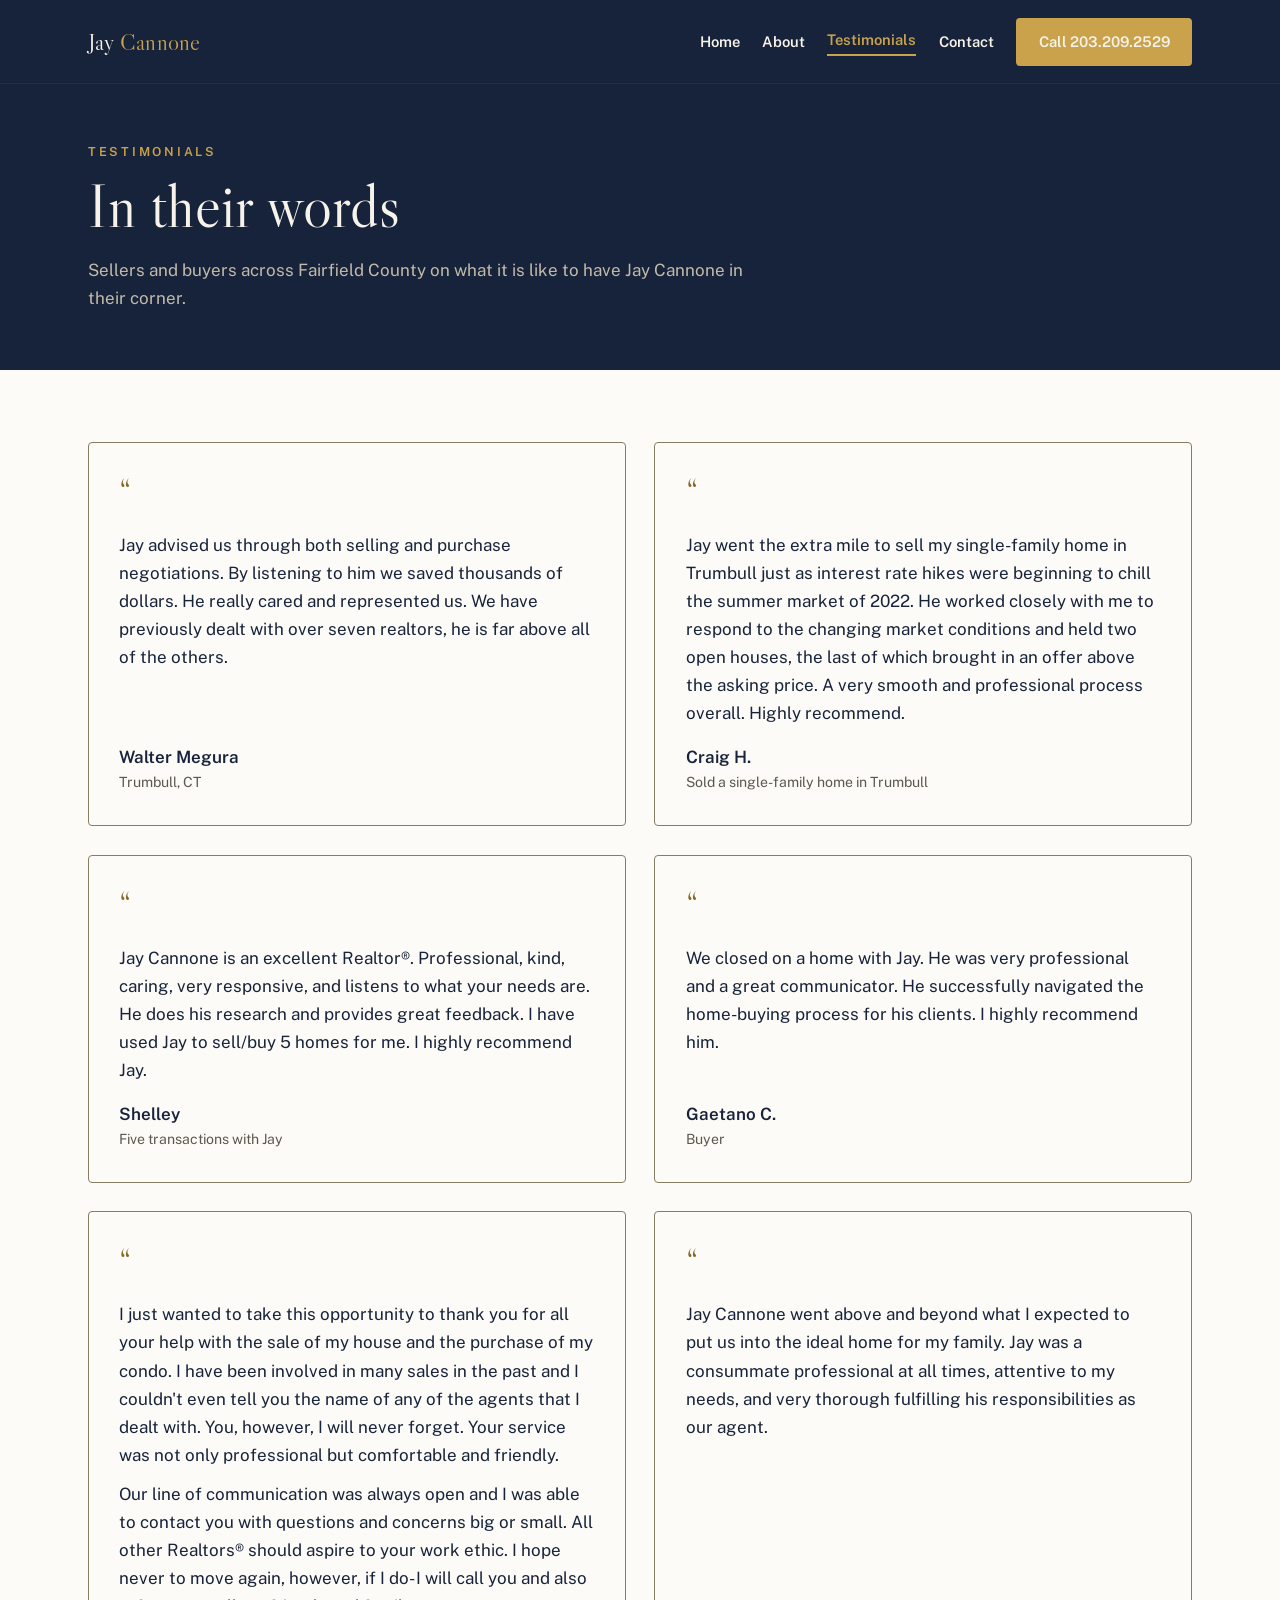
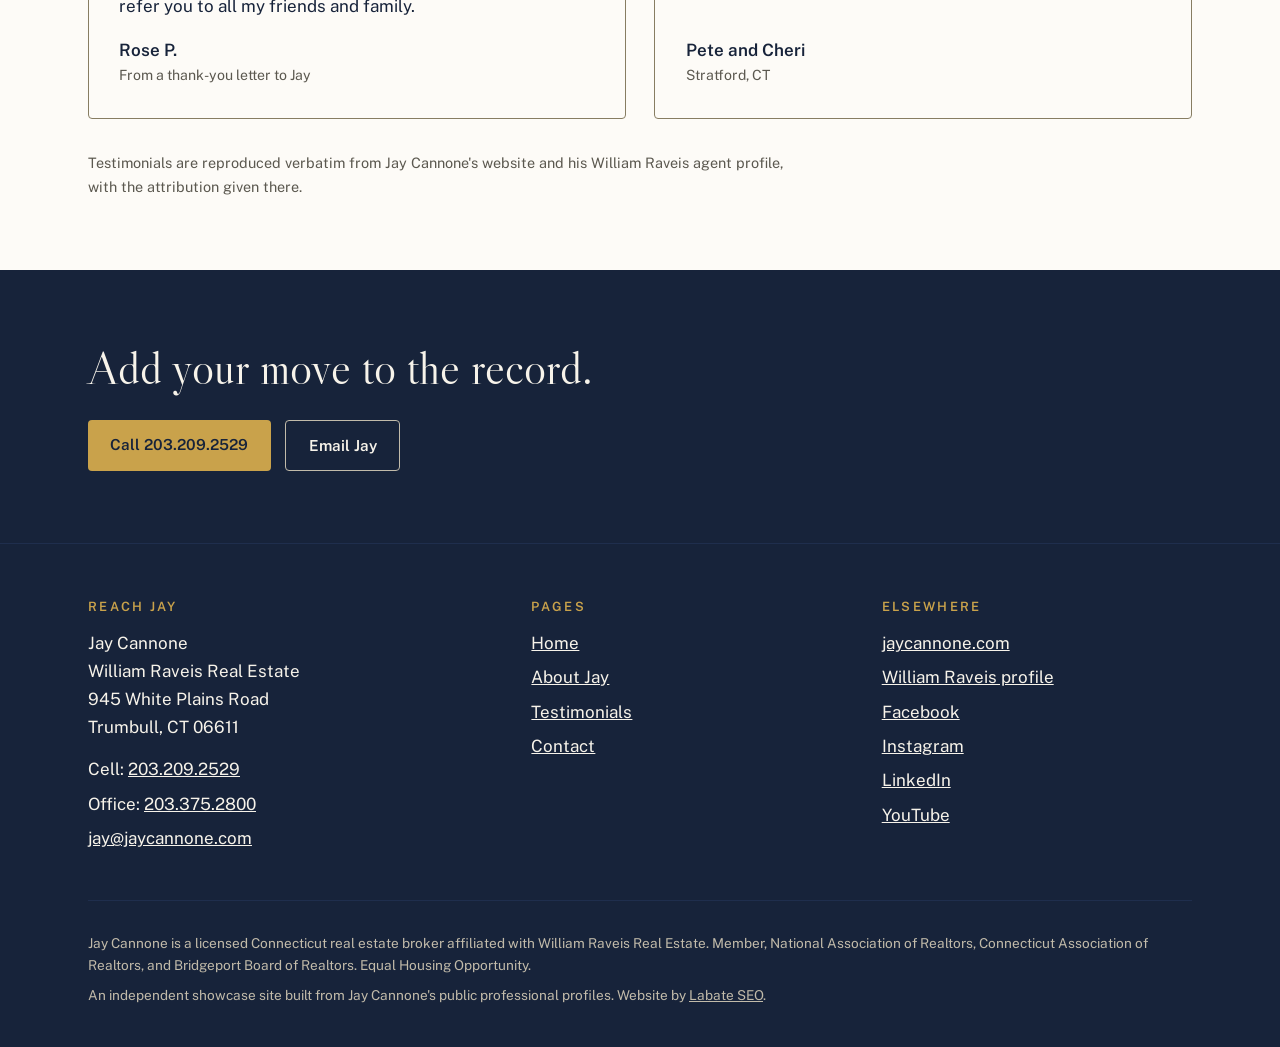
<file: testimonials.html>
<!DOCTYPE html>
<html lang="en">
<head>
<meta charset="utf-8">
<meta name="viewport" content="width=device-width, initial-scale=1">
<title>Client Testimonials | Jay Cannone, Trumbull CT Realtor</title>
<meta name="description" content="Fairfield County sellers and buyers on working with Jay Cannone: negotiation that saved thousands, above-asking sales, and unforgettable service.">
<link rel="canonical" href="https://jakelabate.github.io/jay-cannone-real-estate/testimonials.html">
<meta property="og:type" content="website">
<meta property="og:site_name" content="Jay Cannone">
<meta property="og:title" content="Client Testimonials | Jay Cannone, Trumbull CT Realtor">
<meta property="og:description" content="Sellers and buyers in their own words. Nearly four decades of Fairfield County moves.">
<meta property="og:url" content="https://jakelabate.github.io/jay-cannone-real-estate/testimonials.html">
<meta property="og:image" content="https://jakelabate.github.io/jay-cannone-real-estate/img/og/testimonials.png">
<meta property="og:image:width" content="1200">
<meta property="og:image:height" content="630">
<meta property="og:image:alt" content="Client testimonials for Jay Cannone on a gold card set in navy type">
<meta name="twitter:card" content="summary_large_image">
<meta name="twitter:image" content="https://jakelabate.github.io/jay-cannone-real-estate/img/og/testimonials.png">
<link rel="icon" href="favicon.ico" sizes="48x48">
<link rel="apple-touch-icon" href="apple-touch-icon.png">
<link rel="stylesheet" href="fonts/fonts.css">
<link rel="preload" as="font" type="font/woff2" href="fonts/libre-caslon-display-latin-400-normal.woff2" crossorigin>
<link rel="preload" as="font" type="font/woff2" href="fonts/public-sans-latin-400-normal.woff2" crossorigin>
<script type="application/ld+json">
{
  "@context": "https://schema.org",
  "@graph": [
    {
      "@type": "WebPage",
      "@id": "https://jakelabate.github.io/jay-cannone-real-estate/testimonials.html#webpage",
      "url": "https://jakelabate.github.io/jay-cannone-real-estate/testimonials.html",
      "name": "Client Testimonials | Jay Cannone, Trumbull CT Realtor",
      "isPartOf": { "@id": "https://jakelabate.github.io/jay-cannone-real-estate/#website" },
      "about": { "@id": "https://jakelabate.github.io/jay-cannone-real-estate/#agent" },
      "description": "Sellers and buyers across Fairfield County on working with Jay Cannone."
    },
    {
      "@type": "BreadcrumbList",
      "@id": "https://jakelabate.github.io/jay-cannone-real-estate/testimonials.html#breadcrumbs",
      "itemListElement": [
        { "@type": "ListItem", "position": 1, "name": "Home", "item": "https://jakelabate.github.io/jay-cannone-real-estate/" },
        { "@type": "ListItem", "position": 2, "name": "Testimonials", "item": "https://jakelabate.github.io/jay-cannone-real-estate/testimonials.html" }
      ]
    },
    {
      "@type": "Review",
      "itemReviewed": { "@id": "https://jakelabate.github.io/jay-cannone-real-estate/#agent" },
      "author": { "@type": "Person", "name": "Walter Megura" },
      "reviewBody": "Jay advised us through both selling and purchase negotiations. By listening to him we saved thousands of dollars. He really cared and represented us. We have previously dealt with over seven realtors, he is far above all of the others."
    },
    {
      "@type": "Review",
      "itemReviewed": { "@id": "https://jakelabate.github.io/jay-cannone-real-estate/#agent" },
      "author": { "@type": "Person", "name": "Craig H." },
      "reviewBody": "Jay went the extra mile to sell my single-family home in Trumbull just as interest rate hikes were beginning to chill the summer market of 2022. He worked closely with me to respond to the changing market conditions and held two open houses, the last of which brought in an offer above the asking price. A very smooth and professional process overall. Highly recommend."
    },
    {
      "@type": "Review",
      "itemReviewed": { "@id": "https://jakelabate.github.io/jay-cannone-real-estate/#agent" },
      "author": { "@type": "Person", "name": "Shelley" },
      "reviewBody": "Jay Cannone is an excellent Realtor. Professional, kind, caring, very responsive, and listens to what your needs are. He does his research and provides great feedback. I have used Jay to sell/buy 5 homes for me. I highly recommend Jay."
    },
    {
      "@type": "Review",
      "itemReviewed": { "@id": "https://jakelabate.github.io/jay-cannone-real-estate/#agent" },
      "author": { "@type": "Person", "name": "Gaetano C." },
      "reviewBody": "We closed on a home with Jay. He was very professional and a great communicator. He successfully navigated the home-buying process for his clients. I highly recommend him."
    },
    {
      "@type": "Review",
      "itemReviewed": { "@id": "https://jakelabate.github.io/jay-cannone-real-estate/#agent" },
      "author": { "@type": "Person", "name": "Rose P." },
      "reviewBody": "I just wanted to take this opportunity to thank you for all your help with the sale of my house and the purchase of my condo. I have been involved in many sales in the past and I couldn't even tell you the name of any of the agents that I dealt with. You, however, I will never forget. Your service was not only professional but comfortable and friendly. Our line of communication was always open and I was able to contact you with questions and concerns big or small. All other Realtors should aspire to your work ethic. I hope never to move again, however, if I do- I will call you and also refer you to all my friends and family."
    },
    {
      "@type": "Review",
      "itemReviewed": { "@id": "https://jakelabate.github.io/jay-cannone-real-estate/#agent" },
      "author": { "@type": "Person", "name": "Pete and Cheri" },
      "reviewBody": "Jay Cannone went above and beyond what I expected to put us into the ideal home for my family. Jay was a consummate professional at all times, attentive to my needs, and very thorough fulfilling his responsibilities as our agent."
    }
  ]
}
</script>
<style>
:root{
  --ink:#17233A; --paper:#FDFBF7; --cream:#F5EFE3; --muted:#5B584F; --line:#877D62;
  --navy-soft:#1F2E4D; --navy-ink:#F7F3EA; --navy-muted:#C2BBAA;
  --brand:#C9A24B; --brand-text:#856828;
  --serif:'Libre Caslon Display','Libre Caslon Display Fallback',Georgia,serif;
  --sans:'Public Sans','Public Sans Fallback',Arial,sans-serif;
}
*{box-sizing:border-box;margin:0}
html{scroll-behavior:smooth}
@media (prefers-reduced-motion:reduce){html{scroll-behavior:auto}}
body{font-family:var(--sans);font-size:1.0625rem;line-height:1.65;color:var(--ink);background:var(--paper)}
.wrap{max-width:72rem;margin:0 auto;padding:0 1.5rem}
a{color:var(--brand-text)}
a:focus-visible,button:focus-visible{outline:3px solid var(--ink);outline-offset:3px}
.on-dark a:focus-visible,.on-dark button:focus-visible{outline-color:var(--brand)}
h1,h2,h3{font-family:var(--serif);font-weight:400;line-height:1.12;color:var(--ink)}
.on-dark h1,.on-dark h2,.on-dark h3{color:var(--navy-ink)}
.eyebrow{font-family:var(--sans);font-size:.78rem;font-weight:600;letter-spacing:.22em;text-transform:uppercase;color:var(--brand-text)}
.on-dark .eyebrow{color:var(--brand)}
.site-head{background:var(--ink);border-bottom:1px solid var(--navy-soft)}
.site-head .wrap{display:flex;align-items:center;justify-content:space-between;gap:1rem;padding-top:1.1rem;padding-bottom:1.1rem;flex-wrap:wrap}
.wordmark{font-family:var(--serif);font-size:1.45rem;color:var(--navy-ink);text-decoration:none;letter-spacing:.01em}
.wordmark span{color:var(--brand)}
.site-nav{display:flex;align-items:center;gap:1.4rem;flex-wrap:wrap}
.site-nav a{font-size:.92rem;font-weight:600;color:var(--navy-ink);text-decoration:none}
.site-nav a[aria-current="page"]{color:var(--brand);border-bottom:2px solid var(--brand);padding-bottom:2px}
.btn{display:inline-block;font-family:var(--sans);font-weight:600;font-size:.95rem;text-decoration:none;padding:.75rem 1.4rem;border-radius:4px}
.btn-gold{background:var(--brand);color:var(--ink)}
.btn-ghost{color:var(--navy-ink);border:1px solid var(--navy-muted)}
.page-hero{background:var(--ink);color:var(--navy-ink);padding:3.6rem 0}
.page-hero h1{font-size:clamp(2.3rem,5.5vw,3.8rem);max-width:46rem;margin-top:.6rem}
.page-hero .deck{margin-top:1rem;max-width:42rem;color:var(--navy-muted)}
section.band{padding:4.5rem 0}
.band-navy{background:var(--ink);color:var(--navy-ink)}
.t-grid{display:grid;grid-template-columns:repeat(2,1fr);gap:1.8rem}
.t-card{border:1px solid var(--line);border-radius:4px;padding:1.9rem;background:var(--paper);display:flex;flex-direction:column;gap:1rem}
.t-card .mark{font-family:var(--serif);font-size:2.6rem;line-height:1;color:var(--brand-text)}
.t-card blockquote{margin:0;flex:1}
.t-card blockquote p{margin-top:.7rem}
.t-card blockquote p:first-of-type{margin-top:0}
.t-card footer{font-weight:600;color:var(--ink)}
.t-card .role{display:block;font-weight:400;font-size:.88rem;color:var(--muted)}
.t-note{margin-top:2rem;font-size:.9rem;color:var(--muted);max-width:44rem}
.cta-band h2{font-size:clamp(2rem,4vw,2.9rem)}
.hero-ctas{display:flex;gap:.9rem;flex-wrap:wrap;margin-top:1.6rem}
.site-foot{background:var(--ink);color:var(--navy-ink);padding:3.5rem 0 2.5rem;border-top:1px solid var(--navy-soft)}
.foot-grid{display:grid;grid-template-columns:1.3fr 1fr 1fr;gap:2.5rem}
.site-foot h3{font-family:var(--sans);font-size:.8rem;font-weight:600;letter-spacing:.18em;text-transform:uppercase;color:var(--brand)}
.site-foot ul{list-style:none;padding:0;margin:.9rem 0 0}
.site-foot li{margin:.4rem 0}
.site-foot a{color:var(--navy-ink)}
.site-foot p{margin:.9rem 0 0}
.foot-legal{margin-top:2.6rem;padding-top:1.4rem;border-top:1px solid var(--navy-soft);font-size:.85rem;color:var(--navy-muted)}
.foot-legal p{margin:.5rem 0 0}
.foot-legal a{color:var(--navy-muted)}
@media (max-width:56rem){
  .t-grid{grid-template-columns:1fr}
  .foot-grid{grid-template-columns:1fr}
}
</style>
</head>
<body>
<header class="site-head on-dark">
  <div class="wrap">
    <a class="wordmark" href="index.html">Jay <span>Cannone</span></a>
    <nav class="site-nav" aria-label="Main">
      <a href="index.html">Home</a>
      <a href="about.html">About</a>
      <a href="testimonials.html" aria-current="page">Testimonials</a>
      <a href="contact.html">Contact</a>
      <a class="btn btn-gold" href="tel:+12032092529">Call 203.209.2529</a>
    </nav>
  </div>
</header>
<main>
  <section class="page-hero on-dark">
    <div class="wrap">
      <p class="eyebrow">Testimonials</p>
      <h1>In their words</h1>
      <p class="deck">Sellers and buyers across Fairfield County on what it is like to have Jay Cannone in their corner.</p>
    </div>
  </section>
  <section class="band" aria-label="Client testimonials">
    <div class="wrap">
      <div class="t-grid">
        <article class="t-card">
          <span class="mark" aria-hidden="true">&ldquo;</span>
          <blockquote>
            <p>Jay advised us through both selling and purchase negotiations. By listening to him we saved thousands of dollars. He really cared and represented us. We have previously dealt with over seven realtors, he is far above all of the others.</p>
          </blockquote>
          <footer>Walter Megura <span class="role">Trumbull, CT</span></footer>
        </article>
        <article class="t-card">
          <span class="mark" aria-hidden="true">&ldquo;</span>
          <blockquote>
            <p>Jay went the extra mile to sell my single-family home in Trumbull just as interest rate hikes were beginning to chill the summer market of 2022. He worked closely with me to respond to the changing market conditions and held two open houses, the last of which brought in an offer above the asking price. A very smooth and professional process overall. Highly recommend.</p>
          </blockquote>
          <footer>Craig H. <span class="role">Sold a single-family home in Trumbull</span></footer>
        </article>
        <article class="t-card">
          <span class="mark" aria-hidden="true">&ldquo;</span>
          <blockquote>
            <p>Jay Cannone is an excellent Realtor&reg;. Professional, kind, caring, very responsive, and listens to what your needs are. He does his research and provides great feedback. I have used Jay to sell/buy 5 homes for me. I highly recommend Jay.</p>
          </blockquote>
          <footer>Shelley <span class="role">Five transactions with Jay</span></footer>
        </article>
        <article class="t-card">
          <span class="mark" aria-hidden="true">&ldquo;</span>
          <blockquote>
            <p>We closed on a home with Jay. He was very professional and a great communicator. He successfully navigated the home-buying process for his clients. I highly recommend him.</p>
          </blockquote>
          <footer>Gaetano C. <span class="role">Buyer</span></footer>
        </article>
        <article class="t-card">
          <span class="mark" aria-hidden="true">&ldquo;</span>
          <blockquote>
            <p>I just wanted to take this opportunity to thank you for all your help with the sale of my house and the purchase of my condo. I have been involved in many sales in the past and I couldn't even tell you the name of any of the agents that I dealt with. You, however, I will never forget. Your service was not only professional but comfortable and friendly.</p>
            <p>Our line of communication was always open and I was able to contact you with questions and concerns big or small. All other Realtors&reg; should aspire to your work ethic. I hope never to move again, however, if I do- I will call you and also refer you to all my friends and family.</p>
          </blockquote>
          <footer>Rose P. <span class="role">From a thank-you letter to Jay</span></footer>
        </article>
        <article class="t-card">
          <span class="mark" aria-hidden="true">&ldquo;</span>
          <blockquote>
            <p>Jay Cannone went above and beyond what I expected to put us into the ideal home for my family. Jay was a consummate professional at all times, attentive to my needs, and very thorough fulfilling his responsibilities as our agent.</p>
          </blockquote>
          <footer>Pete and Cheri <span class="role">Stratford, CT</span></footer>
        </article>
      </div>
      <p class="t-note">Testimonials are reproduced verbatim from Jay Cannone's website and his William Raveis agent profile, with the attribution given there.</p>
    </div>
  </section>
  <section class="band band-navy cta-band on-dark" aria-labelledby="cta-h">
    <div class="wrap">
      <h2 id="cta-h">Add your move to the record.</h2>
      <div class="hero-ctas">
        <a class="btn btn-gold" href="tel:+12032092529">Call 203.209.2529</a>
        <a class="btn btn-ghost" href="mailto:jay@jaycannone.com">Email Jay</a>
      </div>
    </div>
  </section>
</main>
<footer class="site-foot on-dark">
  <div class="wrap">
    <div class="foot-grid">
      <div>
        <h3>Reach Jay</h3>
        <p>Jay Cannone<br>William Raveis Real Estate<br>945 White Plains Road<br>Trumbull, CT 06611</p>
        <ul>
          <li>Cell: <a href="tel:+12032092529">203.209.2529</a></li>
          <li>Office: <a href="tel:+12033752800">203.375.2800</a></li>
          <li><a href="mailto:jay@jaycannone.com">jay@jaycannone.com</a></li>
        </ul>
      </div>
      <div>
        <h3>Pages</h3>
        <ul>
          <li><a href="index.html">Home</a></li>
          <li><a href="about.html">About Jay</a></li>
          <li><a href="testimonials.html">Testimonials</a></li>
          <li><a href="contact.html">Contact</a></li>
        </ul>
      </div>
      <div>
        <h3>Elsewhere</h3>
        <ul>
          <li><a href="https://jaycannone.com/">jaycannone.com</a></li>
          <li><a href="https://www.raveis.com/jaycannone">William Raveis profile</a></li>
          <li><a href="https://www.facebook.com/jaycannonerealtor/">Facebook</a></li>
          <li><a href="https://www.instagram.com/jaycannone_realestate/">Instagram</a></li>
          <li><a href="https://www.linkedin.com/in/jaycannone">LinkedIn</a></li>
          <li><a href="https://www.youtube.com/channel/UCfd1QoLWRb9Xt_VHyN_oEng">YouTube</a></li>
        </ul>
      </div>
    </div>
    <div class="foot-legal">
      <p>Jay Cannone is a licensed Connecticut real estate broker affiliated with William Raveis Real Estate. Member, National Association of Realtors, Connecticut Association of Realtors, and Bridgeport Board of Realtors. Equal Housing Opportunity.</p>
      <p>An independent showcase site built from Jay Cannone's public professional profiles. Website by <a href="https://jakelabate.com">Labate SEO</a>.</p>
    </div>
  </div>
</footer>
</body>
</html>
</file>
<file: fonts/fonts.css>
/* Vendored fonts. Same origin as the HTML, so no third-party request,
   no connection setup, and nothing to block the first paint.
   The Fallback faces are metric matched, so the swap moves no text. */

@font-face {
  font-family: 'Libre Caslon Display';
  font-style: normal;
  font-weight: 400;
  font-display: swap;
  src: url('libre-caslon-display-latin-400-normal.woff2') format('woff2');
  unicode-range: U+0000-00FF, U+0131, U+0152-0153, U+02BB-02BC, U+02C6, U+02DA, U+02DC, U+0304, U+0308, U+0329, U+2000-206F, U+20AC, U+2122, U+2191, U+2193, U+2212, U+2215, U+FEFF, U+FFFD;
}

@font-face {
  font-family: 'Libre Caslon Display Fallback';
  src: local('Arial');
  size-adjust: 82.72%;
  ascent-override: 117.27%;
  descent-override: 32.16%;
  line-gap-override: 0.00%;
}

@font-face {
  font-family: 'Libre Caslon Text';
  font-style: normal;
  font-weight: 700;
  font-display: swap;
  src: url('libre-caslon-text-latin-700-normal.woff2') format('woff2');
  unicode-range: U+0000-00FF, U+0131, U+0152-0153, U+02BB-02BC, U+02C6, U+02DA, U+02DC, U+0304, U+0308, U+0329, U+2000-206F, U+20AC, U+2122, U+2191, U+2193, U+2212, U+2215, U+FEFF, U+FFFD;
}

@font-face {
  font-family: 'Libre Caslon Text Fallback';
  src: local('Arial');
  size-adjust: 117.13%;
  ascent-override: 82.81%;
  descent-override: 22.20%;
  line-gap-override: 0.00%;
}

@font-face {
  font-family: 'Public Sans';
  font-style: normal;
  font-weight: 400;
  font-display: swap;
  src: url('public-sans-latin-400-normal.woff2') format('woff2');
  unicode-range: U+0000-00FF, U+0131, U+0152-0153, U+02BB-02BC, U+02C6, U+02DA, U+02DC, U+0304, U+0308, U+0329, U+2000-206F, U+20AC, U+2122, U+2191, U+2193, U+2212, U+2215, U+FEFF, U+FFFD;
}

@font-face {
  font-family: 'Public Sans';
  font-style: normal;
  font-weight: 600;
  font-display: swap;
  src: url('public-sans-latin-600-normal.woff2') format('woff2');
  unicode-range: U+0000-00FF, U+0131, U+0152-0153, U+02BB-02BC, U+02C6, U+02DA, U+02DC, U+0304, U+0308, U+0329, U+2000-206F, U+20AC, U+2122, U+2191, U+2193, U+2212, U+2215, U+FEFF, U+FFFD;
}

@font-face {
  font-family: 'Public Sans Fallback';
  src: local('Arial');
  size-adjust: 105.13%;
  ascent-override: 90.37%;
  descent-override: 21.40%;
  line-gap-override: 0.00%;
}
</file>
